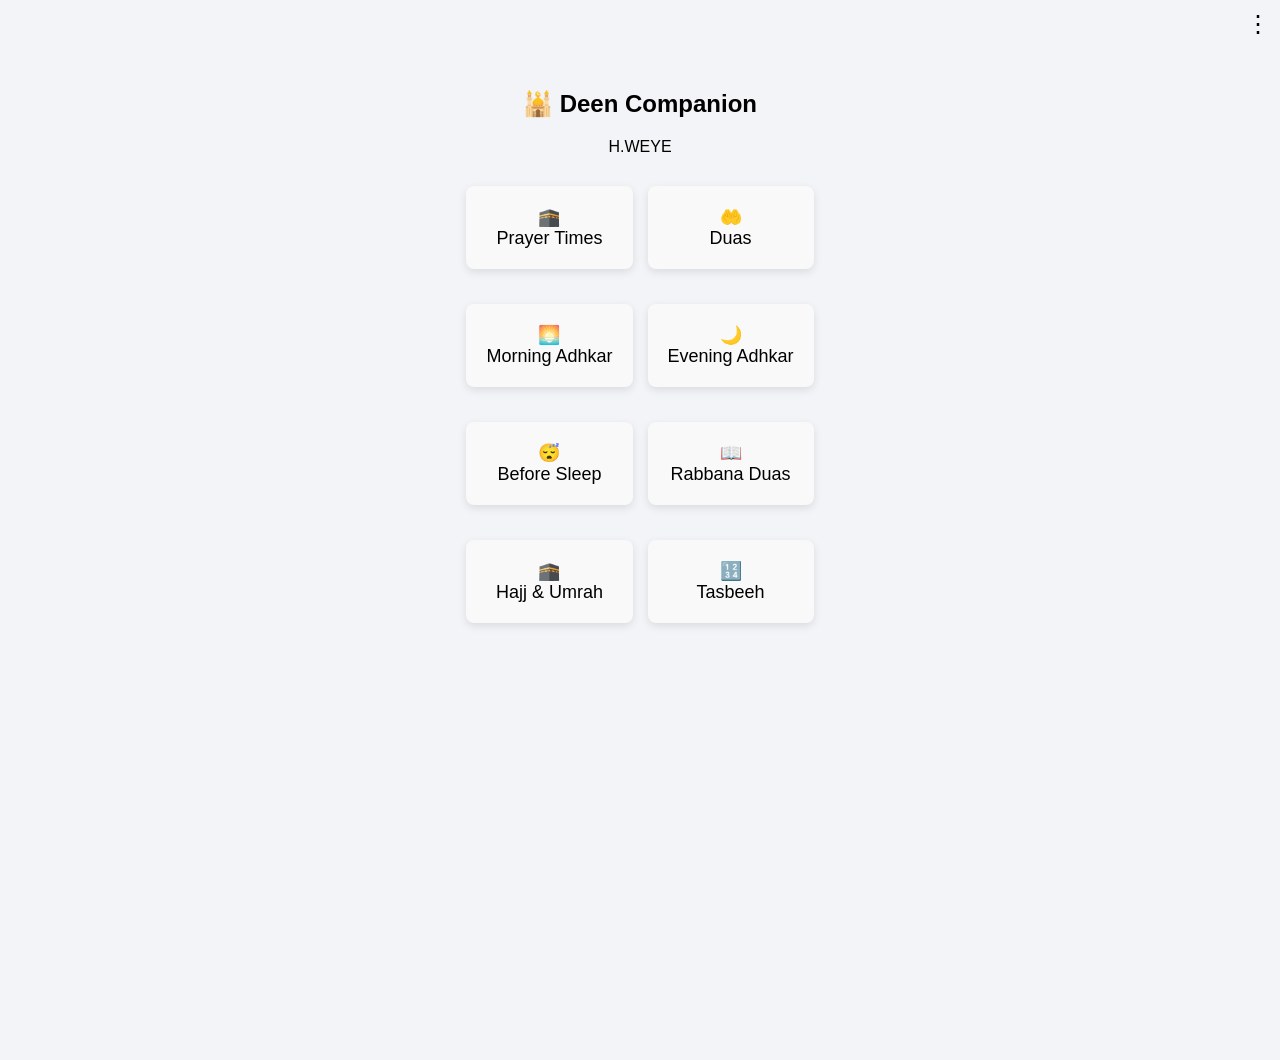
<file: index.html>
<!DOCTYPE html>
<html lang="en">
<head>
<meta charset="UTF-8">
<meta name="viewport" content="width=device-width, initial-scale=1.0">
<title>Deen Companion</title>
<link rel="stylesheet" href="style.css">
<style>
  body { margin: 0; font-family: Arial; }
  .menu-container { position: fixed; top: 10px; right: 10px; z-index: 1000; }
  .menu-icon { font-size: 24px; cursor: pointer; }
  .menu { display: none; position: absolute; right: 0; top: 30px; background: white; border: 1px solid #ccc; border-radius: 5px; min-width: 150px; box-shadow: 0 2px 8px rgba(0,0,0,0.2); }
  .menu a { display: block; padding: 10px; text-decoration: none; color: black; border-bottom: 1px solid #eee; }
  .menu a:last-child { border-bottom: none; }
  .menu a:hover { background: #f0f0f0; }
  .app { padding: 20px; margin-top: 50px; }
  .grid { display: grid; grid-template-columns: repeat(2, 1fr); gap: 15px; }
  .card { display: flex; justify-content: center; align-items: center; text-align: center; padding: 20px; background: #f9f9f9; border-radius: 8px; text-decoration: none; color: black; font-size: 18px; }
</style>
</head>
<body>

<div class="menu-container">
  <div class="menu-icon" onclick="toggleMenu()">⋮</div>
  <div id="dropdownMenu" class="menu">
    <a href="#" onclick="openSettings()">Settings</a>
    <a href="#" onclick="shareApp()">Share</a>
    <a href="https://yourwebsite.com" target="_blank">Website</a>
    <a href="#" onclick="rateApp()">Rate</a>
    <a href="about.html">About</a>
    <a href="help.html">Help</a>
  </div>
</div>

<div class="app" id="appContent">
  <h2>🕌 Deen Companion</h2>
   <p class="signature">H.WEYE</p>
  <div class="grid">
    <a href="prayer.html" class="card">🕋<br>Prayer Times</a>
    <a href="duas.html" class="card">🤲<br>Duas</a>
    <a href="morning.html" class="card">🌅<br>Morning Adhkar</a>
    <a href="evening.html" class="card">🌙<br>Evening Adhkar</a>
    <a href="sleep.html" class="card">😴<br>Before Sleep</a>
    <a href="rabbana.html" class="card">📖<br>Rabbana Duas</a>
    <a href="hajj.html" class="card">🕋<br>Hajj & Umrah</a>
    <a href="tasbeeh.html" class="card">🔢<br>Tasbeeh</a>
  </div>
</div>
<!-- SETTINGS PAGE -->
<div id="settingsPage" style="display:none; padding:20px;">
  <h2>⚙️ Settings</h2>

 <div class="container">

  <!-- Dark/Light Theme -->
  <div class="setting" onclick="toggleSection('themeSection')">
    <h3>🌙 Dark / Light Mode</h3>
  </div>
  <div id="themeSection" class="setting-content">
    <button onclick="setTheme('light')">Light Mode</button>
    <button onclick="setTheme('dark')">Dark Mode</button>
  </div>

  <!-- Reminders -->
  <div class="setting" onclick="toggleSection('reminderSection')">
    <h3>🔔 Reminders</h3>
  </div>
  <div id="reminderSection" class="setting-content">
    <div class="toggle-switch">
      <span>Morning Adhkar</span>
      <input type="checkbox" id="morningToggle">
    </div>
    <div class="toggle-switch">
      <span>Evening Adhkar</span>
      <input type="checkbox" id="eveningToggle">
    </div>
    <div class="toggle-switch">
      <span>Sleep Duas</span>
      <input type="checkbox" id="sleepToggle">
    </div>
  </div>

  <!-- Fonts -->
  <div class="setting" onclick="toggleSection('fontSection')">
    <h3>🔤 Fonts</h3>
  </div>
  <div id="fontSection" class="setting-content">
    <label>Font Size</label>
    <input type="range" id="fontSlider" min="14" max="24">
    <label>Font Style</label>
    <select id="fontStyle">
      <option value="Arial">Arial</option>
      <option value="Tahoma">Tahoma</option>
      <option value="Georgia">Georgia</option>
      <option value="Verdana">Verdana</option>
    </select>
  </div>

  <!-- Display -->
  <div class="setting" onclick="toggleSection('displaySection')">
    <h3>📱 Display Settings</h3>
  </div>
  <div id="displaySection" class="setting-content">
    <button onclick="showOldDuas()">Show Old Duas</button>
  </div>

  <!-- Contact -->
  <div class="setting" onclick="toggleSection('contactSection')">
    <h3>📩 Contact / Report Issue</h3>
  </div>
  <div id="contactSection" class="setting-content">
    <input type="text" id="name" placeholder="Your Name">
    <input type="email" id="email" placeholder="Your Email">
    <textarea id="issueDescription" placeholder="Describe issue"></textarea>
    <button onclick="submitIssue()">Submit</button>
  </div>

</div>

  <button onclick="goBack()">⬅ Back</button>
</div>

<script>
function toggleMenu() {
  const menu = document.getElementById("dropdownMenu");
  menu.style.display = (menu.style.display === "block") ? "none" : "block";
}

window.onclick = function(e) {
  if (!e.target.matches('.menu-icon')) {
    document.getElementById("dropdownMenu").style.display = "none";
  }
}

function shareApp() {
  const shareData = {
    title: 'Deen Companion',
    text: 'Check out this Islamic app 🕌',
    url: 'https://hananadanweye2-debug.github.io/deen-companion/' // use live URL
  };

  if (navigator.share) {
    navigator.share(shareData)
      .then(() => console.log('Shared successfully'))
      .catch((err) => console.log('Share cancelled', err));
  } else {
    // Fallback for desktop
    copyLinkFallback(shareData.url);
  }
}
function copyLinkFallback(url) {
  navigator.clipboard.writeText(url)
    .then(() => {
      alert("Link copied! You can now paste and share it 👍");
    })
    .catch(() => {
      alert("Copy failed. Please copy manually: " + url);
    });
}
function rateApp() {
  alert("Redirecting to app store for rating (replace with your link).");
  
}
function openSettings() {
  document.getElementById("appContent").style.display = "none";
  document.getElementById("settingsPage").style.display = "block";
}

function goBack() {
  document.getElementById("appContent").style.display = "block";
  document.getElementById("settingsPage").style.display = "none";
}
function toggleSection(id) {
  const section = document.getElementById(id);
  section.style.display = (section.style.display === "block") ? "none" : "block";
}

function setTheme(mode) {
  if (mode === "dark") {
    document.body.style.background = "#121212";
    document.body.style.color = "white";
  } else {
    document.body.style.background = "white";
    document.body.style.color = "black";
  }
}
</script>

</body>
</html>
</file>
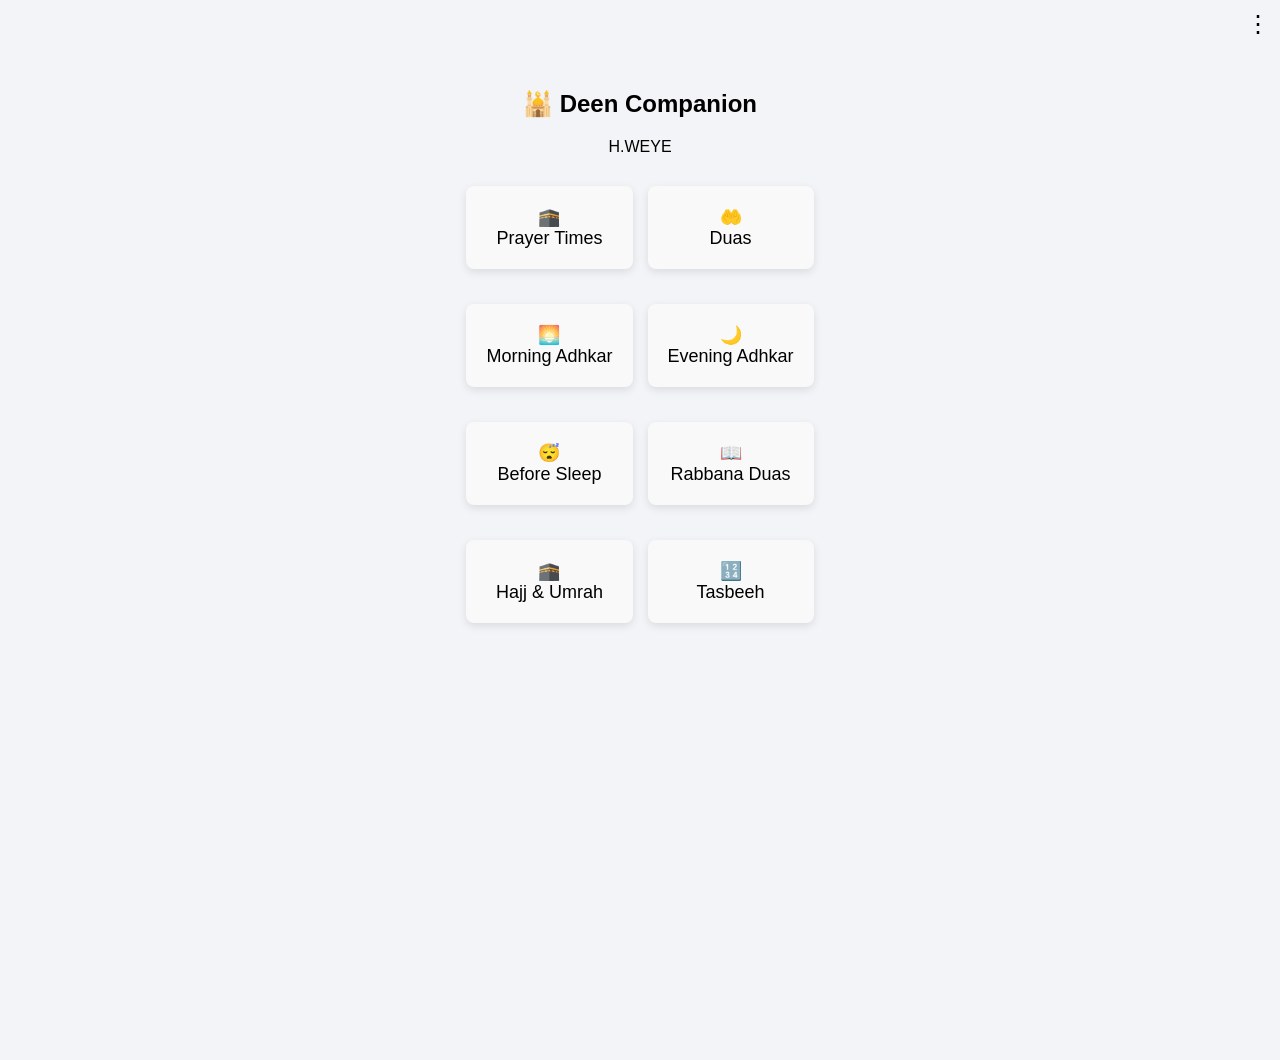
<file: PRAYERAPP/index.html>
<!DOCTYPE html>
<html lang="en">
<head>
<meta charset="UTF-8">
<meta name="viewport" content="width=device-width, initial-scale=1.0">
<title>Deen Companion</title>
<link rel="stylesheet" href="style.css">
<style>
  body { margin: 0; font-family: Arial; }
  .menu-container { position: fixed; top: 10px; right: 10px; z-index: 1000; }
  .menu-icon { font-size: 24px; cursor: pointer; }
  .menu { display: none; position: absolute; right: 0; top: 30px; background: white; border: 1px solid #ccc; border-radius: 5px; min-width: 150px; box-shadow: 0 2px 8px rgba(0,0,0,0.2); }
  .menu a { display: block; padding: 10px; text-decoration: none; color: black; border-bottom: 1px solid #eee; }
  .menu a:last-child { border-bottom: none; }
  .menu a:hover { background: #f0f0f0; }
  .app { padding: 20px; margin-top: 50px; }
  .grid { display: grid; grid-template-columns: repeat(2, 1fr); gap: 15px; }
  .card { display: flex; justify-content: center; align-items: center; text-align: center; padding: 20px; background: #f9f9f9; border-radius: 8px; text-decoration: none; color: black; font-size: 18px; }
</style>
</head>
<body>

<div class="menu-container">
  <div class="menu-icon" onclick="toggleMenu()">⋮</div>
  <div id="dropdownMenu" class="menu">
    <a href="#" onclick="openSettings()">Settings</a>
    <a href="#" onclick="shareApp()">Share</a>
    <a href="https://yourwebsite.com" target="_blank">Website</a>
    <a href="#" onclick="rateApp()">Rate</a>
    <a href="about.html">About</a>
    <a href="help.html">Help</a>
  </div>
</div>

<div class="app" id="appContent">
  <h2>🕌 Deen Companion</h2>
   <p class="signature">H.WEYE</p>
  <div class="grid">
    <a href="prayer.html" class="card">🕋<br>Prayer Times</a>
    <a href="duas.html" class="card">🤲<br>Duas</a>
    <a href="morning.html" class="card">🌅<br>Morning Adhkar</a>
    <a href="evening.html" class="card">🌙<br>Evening Adhkar</a>
    <a href="sleep.html" class="card">😴<br>Before Sleep</a>
    <a href="rabbana.html" class="card">📖<br>Rabbana Duas</a>
    <a href="hajj.html" class="card">🕋<br>Hajj & Umrah</a>
    <a href="tasbeeh.html" class="card">🔢<br>Tasbeeh</a>
  </div>
</div>
<!-- SETTINGS PAGE -->
<div id="settingsPage" style="display:none; padding:20px;">
  <h2>⚙️ Settings</h2>

 <div class="container">

  <!-- Dark/Light Theme -->
  <div class="setting" onclick="toggleSection('themeSection')">
    <h3>🌙 Dark / Light Mode</h3>
  </div>
  <div id="themeSection" class="setting-content">
    <button onclick="setTheme('light')">Light Mode</button>
    <button onclick="setTheme('dark')">Dark Mode</button>
  </div>

  <!-- Reminders -->
  <div class="setting" onclick="toggleSection('reminderSection')">
    <h3>🔔 Reminders</h3>
  </div>
  <div id="reminderSection" class="setting-content">
    <div class="toggle-switch">
      <span>Morning Adhkar</span>
      <input type="checkbox" id="morningToggle">
    </div>
    <div class="toggle-switch">
      <span>Evening Adhkar</span>
      <input type="checkbox" id="eveningToggle">
    </div>
    <div class="toggle-switch">
      <span>Sleep Duas</span>
      <input type="checkbox" id="sleepToggle">
    </div>
  </div>

  <!-- Fonts -->
  <div class="setting" onclick="toggleSection('fontSection')">
    <h3>🔤 Fonts</h3>
  </div>
  <div id="fontSection" class="setting-content">
    <label>Font Size</label>
    <input type="range" id="fontSlider" min="14" max="24">
    <label>Font Style</label>
    <select id="fontStyle">
      <option value="Arial">Arial</option>
      <option value="Tahoma">Tahoma</option>
      <option value="Georgia">Georgia</option>
      <option value="Verdana">Verdana</option>
    </select>
  </div>

  <!-- Display -->
  <div class="setting" onclick="toggleSection('displaySection')">
    <h3>📱 Display Settings</h3>
  </div>
  <div id="displaySection" class="setting-content">
    <button onclick="showOldDuas()">Show Old Duas</button>
  </div>

  <!-- Contact -->
  <div class="setting" onclick="toggleSection('contactSection')">
    <h3>📩 Contact / Report Issue</h3>
  </div>
  <div id="contactSection" class="setting-content">
    <input type="text" id="name" placeholder="Your Name">
    <input type="email" id="email" placeholder="Your Email">
    <textarea id="issueDescription" placeholder="Describe issue"></textarea>
    <button onclick="submitIssue()">Submit</button>
  </div>

</div>

  <button onclick="goBack()">⬅ Back</button>
</div>

<script>
function toggleMenu() {
  const menu = document.getElementById("dropdownMenu");
  menu.style.display = (menu.style.display === "block") ? "none" : "block";
}

window.onclick = function(e) {
  if (!e.target.matches('.menu-icon')) {
    document.getElementById("dropdownMenu").style.display = "none";
  }
}

function shareApp() {
  const shareData = {
    title: 'Deen Companion',
    text: 'Check out this Islamic app 🕌',
    url: 'https://hananadanweye2-debug.github.io/deen-companion/' // use live URL
  };

  if (navigator.share) {
    navigator.share(shareData)
      .then(() => console.log('Shared successfully'))
      .catch((err) => console.log('Share cancelled', err));
  } else {
    // Fallback for desktop
    copyLinkFallback(shareData.url);
  }
}
function copyLinkFallback(url) {
  navigator.clipboard.writeText(url)
    .then(() => {
      alert("Link copied! You can now paste and share it 👍");
    })
    .catch(() => {
      alert("Copy failed. Please copy manually: " + url);
    });
}
function rateApp() {
  alert("Redirecting to app store for rating (replace with your link).");
  
}
function openSettings() {
  document.getElementById("appContent").style.display = "none";
  document.getElementById("settingsPage").style.display = "block";
}

function goBack() {
  document.getElementById("appContent").style.display = "block";
  document.getElementById("settingsPage").style.display = "none";
}
function toggleSection(id) {
  const section = document.getElementById(id);
  section.style.display = (section.style.display === "block") ? "none" : "block";
}

function setTheme(mode) {
  if (mode === "dark") {
    document.body.style.background = "#121212";
    document.body.style.color = "white";
  } else {
    document.body.style.background = "white";
    document.body.style.color = "black";
  }
}
</script>

</body>
</html>
</file>
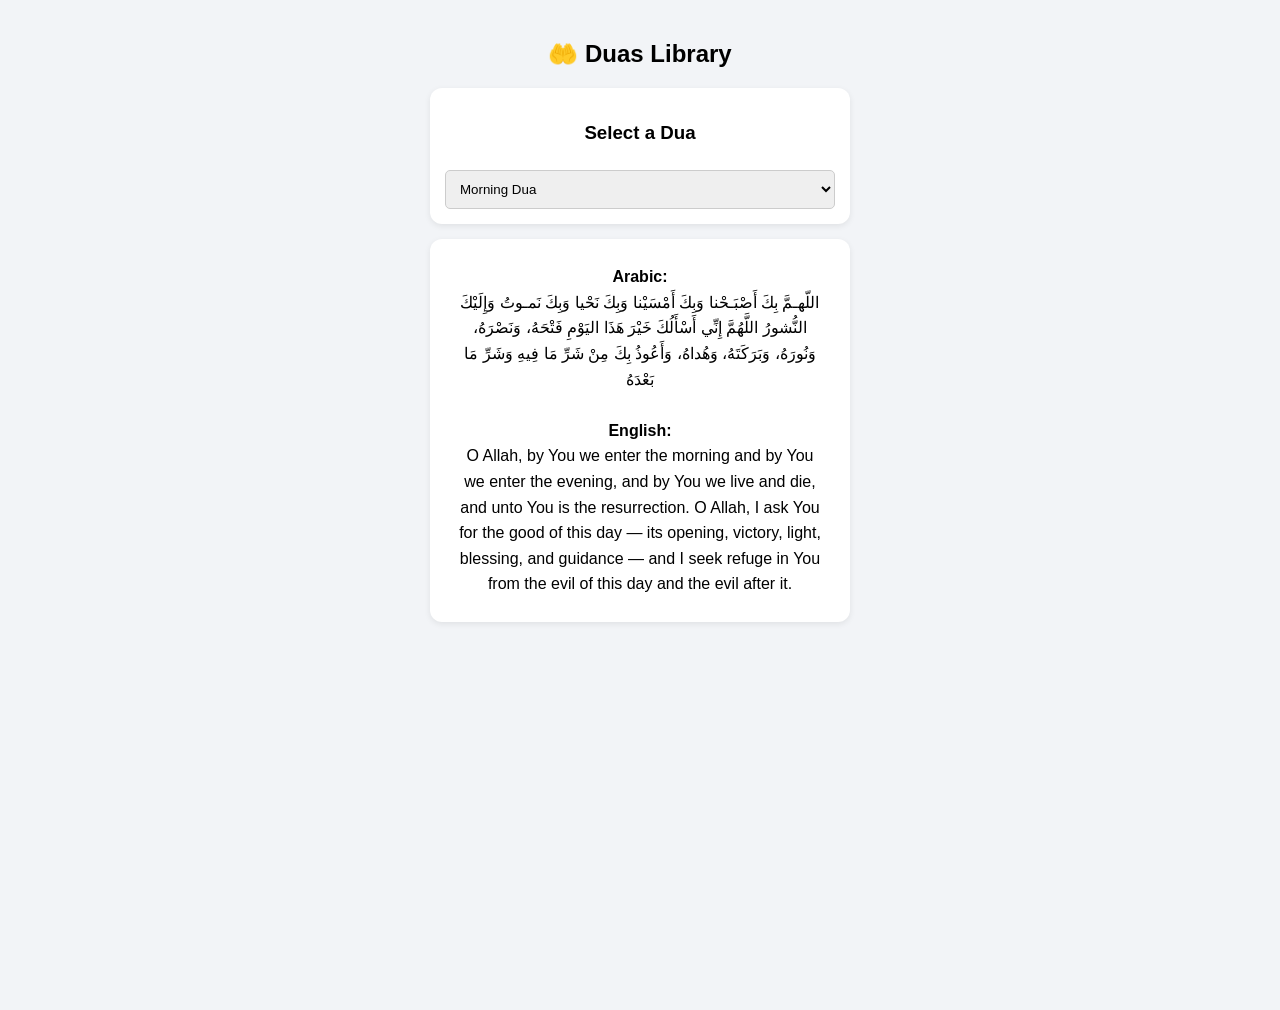
<file: duas.html>
<!DOCTYPE html>
<html lang="en">
<head>
<meta charset="UTF-8">
<meta name="viewport" content="width=device-width, initial-scale=1.0">
<title>Duas Library</title>
<link rel="stylesheet" href="style.css">
</head>
<body>

<div class="app">
<h2>🤲 Duas Library</h2>

<!-- Dua Selector -->
<div class="section">
  <h3>Select a Dua</h3>
  <select id="duaSelect" onchange="showDua()"></select>
</div>

<!-- Dua Display -->
<div class="section" id="duaDisplay">
  <div id="duaText" style="padding: 10px; line-height: 1.6; font-size: 16px;">
    Select a Dua from above
  </div>
</div>

</div>

<script>
const duaSelect = document.getElementById("duaSelect");
const duaText = document.getElementById("duaText");

// Full Dua Library
const duas = [
  ["Morning Dua",
   `اللّهـمَّ بِكَ أَصْبَـحْنا وَبِكَ أَمْسَيْنا وَبِكَ نَحْيا وَبِكَ نَمـوتُ وَإِلَيْكَ النُّشورُ
اللَّهُمَّ إِنِّي أَسْأَلُكَ خَيْرَ هَذَا اليَوْمِ فَتْحَهُ، وَنَصْرَهُ، وَنُورَهُ، وَبَرَكَتَهُ، وَهُداهُ، وَأَعُوذُ بِكَ مِنْ شَرِّ مَا فِيهِ وَشَرِّ مَا بَعْدَهُ`,
   `O Allah, by You we enter the morning and by You we enter the evening, and by You we live and die, and unto You is the resurrection.
O Allah, I ask You for the good of this day — its opening, victory, light, blessing, and guidance — and I seek refuge in You from the evil of this day and the evil after it.`],

  ["Evening Dua",
   `اللّهـمَّ بِكَ أَمْسَيْنا وَبِكَ أَصْبَحْنا وَبِكَ نَحْيا وَبِكَ نَموتُ وَإِلَيْكَ الْمَصيرُ
اللَّهُمَّ إِنِّي أَسْأَلُكَ خَيْرَ هَذِهِ اللَّيْلَةِ فَتْحَهَا، وَنَصْرَهَا، وَنُورَهَا، وَبَرَكَتَهَا، وَهُدَاهَا، وَأَعُوذُ بِكَ مِنْ شَرِّ مَا فِيهَا وَشَرِّ مَا بَعْدَهَا`,
   `O Allah, by You we enter the evening and by You we enter the morning, and by You we live and die, and to You is the return.
O Allah, I ask You for the good of this night — its opening, victory, light, blessing, and guidance — and I seek refuge with You from the evil of this night and the evil after it.`],

  ["Before Sleep",
   `بِاسْمِكَ اللَّهُمَّ أَمُوتُ وَأَحْيَا`,
   `In Your name, O Allah, I die and I live.`],

  ["Travel Dua",
   `سُبْحَانَ الَّذِي سَخَّرَ لَنَا هَذَا وَمَا كُنَّا لَهُ مُقْرِنِينَ وَإِنَّا إِلَى رَبِّنَا لَمُنْقَلِبُونَ`,
   `Glory be to Him who has subjected this (vehicle) to us, and we could never have it (by our efforts). And indeed, to our Lord we will return.`],

  ["Forgiveness",
   `رَبِّ اغْفِرْ لِي وَلِوَالِدَيَّ وَلِلْمُؤْمِنِينَ يَوْمَ يَقُومُ الْحِسَابُ`,
   `My Lord, forgive me, my parents, and the believers on the Day when the reckoning will be established.`],

  ["Seeking Guidance",
   `اهْدِنَا الصِّرَاطَ الْمُسْتَقِيمَ`,
   `Guide us to the Straight Path.`],

  ["Gratitude",
   `الْحَمْدُ لِلَّهِ رَبِّ الْعَالَمِينَ`,
   `All praise is due to Allah, Lord of the worlds.`],

  ["Protection from Evil",
   `أَعُوذُ بِاللَّهِ مِنَ الشَّيْطَانِ الرَّجِيمِ`,
   `I seek refuge with Allah from the accursed Satan.`],

  ["Health and Healing",
   `اللَّهُمَّ اشْفِ نَفْسِي وَشِفَاءَ جَمِيعِ الْمُؤْمِنِينَ`,
   `O Allah, heal my soul and the souls of all believers.`],

  ["Patience",
   `رَبَّنَا أَفْرِغْ عَلَيْنَا صَبْرًا وَتَوَفَّنَا مُسْلِمِينَ`,
   `Our Lord, pour upon us patience and cause us to die as Muslims.`]
];
// Populate the dropdown
duas.forEach((d, i) => {
  let option = document.createElement("option");
  option.value = i;
  option.textContent = d[0];
  duaSelect.appendChild(option);
});

// Show selected Dua
window.showDua = function(){
  const index = duaSelect.value || 0;
  const d = duas[index];
  duaText.innerHTML = `<b>Arabic:</b><br>${d[1]}<br><br><b>English:</b><br>${d[2]}`;
}

showDua();

// Optional: schedule notifications (demo)
function scheduleDuaNotifications(duas) {
  duas.forEach((d, i) => {
    setTimeout(() => {
      if(Notification.permission === "granted") {
        new Notification(`Dua Reminder: ${d[0]}`, { body: d[2] });
      }
    }, i * 60000); // demo: 1 min apart
  });
}

// Request notification permission
if ("Notification" in window) {
  Notification.requestPermission().then(permission => {
    if (permission === "granted") {
      scheduleDuaNotifications(duas);
    }
  });
}

</script>
</body>
</html>
</file>
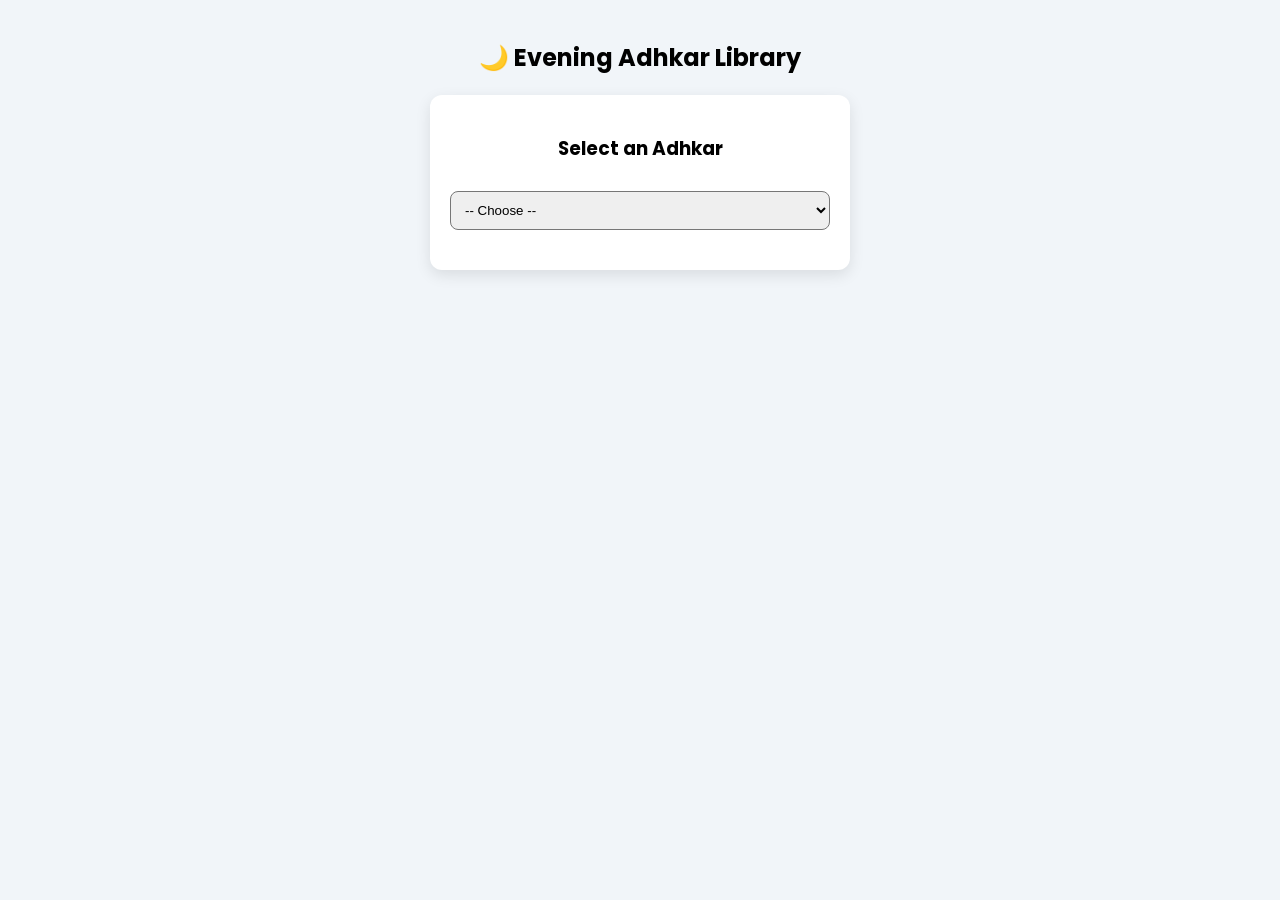
<file: evening.html>
<!DOCTYPE html>
<html lang="en">
<head>
<meta charset="UTF-8">
<meta name="viewport" content="width=device-width, initial-scale=1.0">
<title>Evening Adhkar</title>

<!-- Google Fonts -->
<link href="https://fonts.googleapis.com/css2?family=Poppins:wght@400;600&family=Amiri&display=swap" rel="stylesheet">

<style>
body {
    font-family: 'Poppins', Arial, sans-serif;
    background: #f1f5f9;
    margin: 0;
}

.container {
    max-width: 420px;
    margin: 40px auto;
    text-align: center;
}

.card {
    background: white;
    padding: 20px;
    border-radius: 12px;
    box-shadow: 0 5px 15px rgba(0,0,0,0.1);
}

select {
    width: 100%;
    padding: 10px;
    border-radius: 8px;
    margin-top: 10px;
}

.result {
    margin-top: 20px;
    text-align: left;
}

.arabic {
    font-size: 20px;
    direction: rtl;
    margin-bottom: 10px;
}

.translation {
    font-size: 14px;
    color: #555;
    margin-bottom: 15px;
}
</style>
</head>

<body>

<div class="container">
  <h2>🌙 Evening Adhkar Library</h2>

  <div class="card">
    <h3>Select an Adhkar</h3>

    <select onchange="showAdhkar(this.value)">
      <option value="">-- Choose --</option>
      <option value="entry">Evening Entry</option>
      <option value="ikhlas">3 Quls (Protection)</option>
      <option value="kursi">Ayat al-Kursi</option>
      <option value="protection">Protection Duas</option>
      <option value="forgiveness">Forgiveness</option>
      <option value="gratitude">Gratitude</option>
    </select>

    <div id="result" class="result"></div>
  </div>
</div>

<script>
function showAdhkar(value) {
  let content = "";

  if (value === "entry") {
    content = `
    <div class="arabic">
    أَمْسَيْنَا وَأَمْسَى الْمُلْكُ لِلَّهِ، وَالْحَمْدُ لِلَّهِ، لَا إِلَهَ إِلَّا اللَّهُ وَحْدَهُ لَا شَرِيكَ لَهُ،
    لَهُ الْمُلْكُ وَلَهُ الْحَمْدُ وَهُوَ عَلَى كُلِّ شَيْءٍ قَدِيرٌ،
    رَبِّ أَسْأَلُكَ خَيْرَ مَا فِي هَذِهِ اللَّيْلَةِ وَخَيْرَ مَا بَعْدَهَا،
    وَأَعُوذُ بِكَ مِنْ شَرِّ مَا فِي هَذِهِ اللَّيْلَةِ وَشَرِّ مَا بَعْدَهَا،
    رَبِّ أَعُوذُ بِكَ مِنَ الْكَسَلِ وَسُوءِ الْكِبَرِ،
    رَبِّ أَعُوذُ بِكَ مِنْ عَذَابٍ فِي النَّارِ وَعَذَابٍ فِي الْقَبْرِ
    </div>
    <div class="translation">
    We have reached the evening and all sovereignty belongs to Allah. All praise is due to Allah.
    None has the right to be worshipped except Allah alone, without partner.
    To Him belongs the dominion and praise, and He is over all things capable.
    My Lord, I ask You for the good of this night and what follows it,
    and I seek refuge in You from the evil of this night and what follows it.
    My Lord, I seek refuge in You from laziness and bad old age,
    and I seek refuge in You from punishment in the Fire and punishment in the grave.
    </div>
    `;
  }

  else if (value === "ikhlas") {
    content = `
    <div class="arabic">
    قُلْ هُوَ اللَّهُ أَحَدٌ، اللَّهُ الصَّمَدُ،
    لَمْ يَلِدْ وَلَمْ يُولَدْ، وَلَمْ يَكُن لَّهُ كُفُوًا أَحَدٌ
    </div>
    <div class="translation">Surah Al-Ikhlas (Recite 3 times)</div>

    <div class="arabic">
    قُلْ أَعُوذُ بِرَبِّ الْفَلَقِ، مِن شَرِّ مَا خَلَقَ،
    وَمِن شَرِّ غَاسِقٍ إِذَا وَقَبَ،
    وَمِن شَرِّ النَّفَّاثَاتِ فِي الْعُقَدِ،
    وَمِن شَرِّ حَاسِدٍ إِذَا حَسَدَ
    </div>
    <div class="translation">Surah Al-Falaq (3 times)</div>

    <div class="arabic">
    قُلْ أَعُوذُ بِرَبِّ النَّاسِ، مَلِكِ النَّاسِ،
    إِلَٰهِ النَّاسِ، مِن شَرِّ الْوَسْوَاسِ الْخَنَّاسِ،
    الَّذِي يُوَسْوِسُ فِي صُدُورِ النَّاسِ،
    مِنَ الْجِنَّةِ وَالنَّاسِ
    </div>
    <div class="translation">Surah An-Nas (3 times)</div>
    `;
  }

  else if (value === "kursi") {
    content = `
    <div class="arabic">
    اللَّهُ لَا إِلَٰهَ إِلَّا هُوَ الْحَيُّ الْقَيُّومُ،
    لَا تَأْخُذُهُ سِنَةٌ وَلَا نَوْمٌ،
    لَّهُ مَا فِي السَّمَاوَاتِ وَمَا فِي الْأَرْضِ،
    مَن ذَا الَّذِي يَشْفَعُ عِندَهُ إِلَّا بِإِذْنِهِ،
    يَعْلَمُ مَا بَيْنَ أَيْدِيهِمْ وَمَا خَلْفَهُمْ،
    وَلَا يُحِيطُونَ بِشَيْءٍ مِّنْ عِلْمِهِ إِلَّا بِمَا شَاءَ،
    وَسِعَ كُرْسِيُّهُ السَّمَاوَاتِ وَالْأَرْضَ،
    وَلَا يَئُودُهُ حِفْظُهُمَا،
    وَهُوَ الْعَلِيُّ الْعَظِيمُ
    </div>
    <div class="translation">
    Ayat al-Kursi — Recite once for protection through the night.
    </div>
    `;
  }

  else if (value === "protection") {
    content = `
    <div class="arabic">
    بِسْمِ اللَّهِ الَّذِي لَا يَضُرُّ مَعَ اسْمِهِ شَيْءٌ فِي الْأَرْضِ وَلَا فِي السَّمَاءِ،
    وَهُوَ السَّمِيعُ الْعَلِيمُ
    </div>
    <div class="translation">In the name of Allah, with whose name nothing can harm. (3 times)</div>

    <div class="arabic">
    أَعُوذُ بِكَلِمَاتِ اللَّهِ التَّامَّاتِ مِن شَرِّ مَا خَلَقَ
    </div>
    <div class="translation">I seek refuge in the perfect words of Allah from what He created. (3 times)</div>
    `;
  }

  else if (value === "forgiveness") {
    content = `
    <div class="arabic">
    اللّهُمَّ أَنْتَ رَبِّي لا إِلَهَ إِلاَّ أَنْتَ،
    خَلَقْتَنِي وَأَنَا عَبْدُكَ،
    وَأَنَا عَلَى عَهْدِكَ وَوَعْدِكَ مَا اسْتَطَعْتُ،
    أَعُوذُ بِكَ مِنْ شَرِّ مَا صَنَعْتُ،
    أَبُوءُ لَكَ بِنِعْمَتِكَ عَلَيَّ،
    وَأَبُوءُ بِذَنْبِي فَاغْفِرْ لِي،
    فَإِنَّهُ لا يَغْفِرُ الذُّنُوبَ إِلاَّ أَنْتَ
    </div>
    <div class="translation">
    O Allah, You are my Lord, none has the right to be worshipped except You.
    You created me and I am Your servant...
    so forgive me, for none forgives sins except You.
    </div>
    `;
  }

  else if (value === "gratitude") {
    content = `
    <div class="arabic">
    اللّهُمَّ مَا أَمْسَى بِي مِنْ نِعْمَةٍ أَوْ بِأَحَدٍ مِنْ خَلْقِكَ،
    فَمِنْكَ وَحْدَكَ لَا شَرِيكَ لَكَ،
    فَلَكَ الْحَمْدُ وَلَكَ الشُّكْرُ
    </div>
    <div class="translation">
    O Allah, whatever blessing I or any of Your creation have received this evening,
    it is from You alone, without partner.
    So for You is all praise and thanks.
    </div>
    `;
  }

  document.getElementById("result").innerHTML = content;
}
</script>

</body>
</html>
</file>
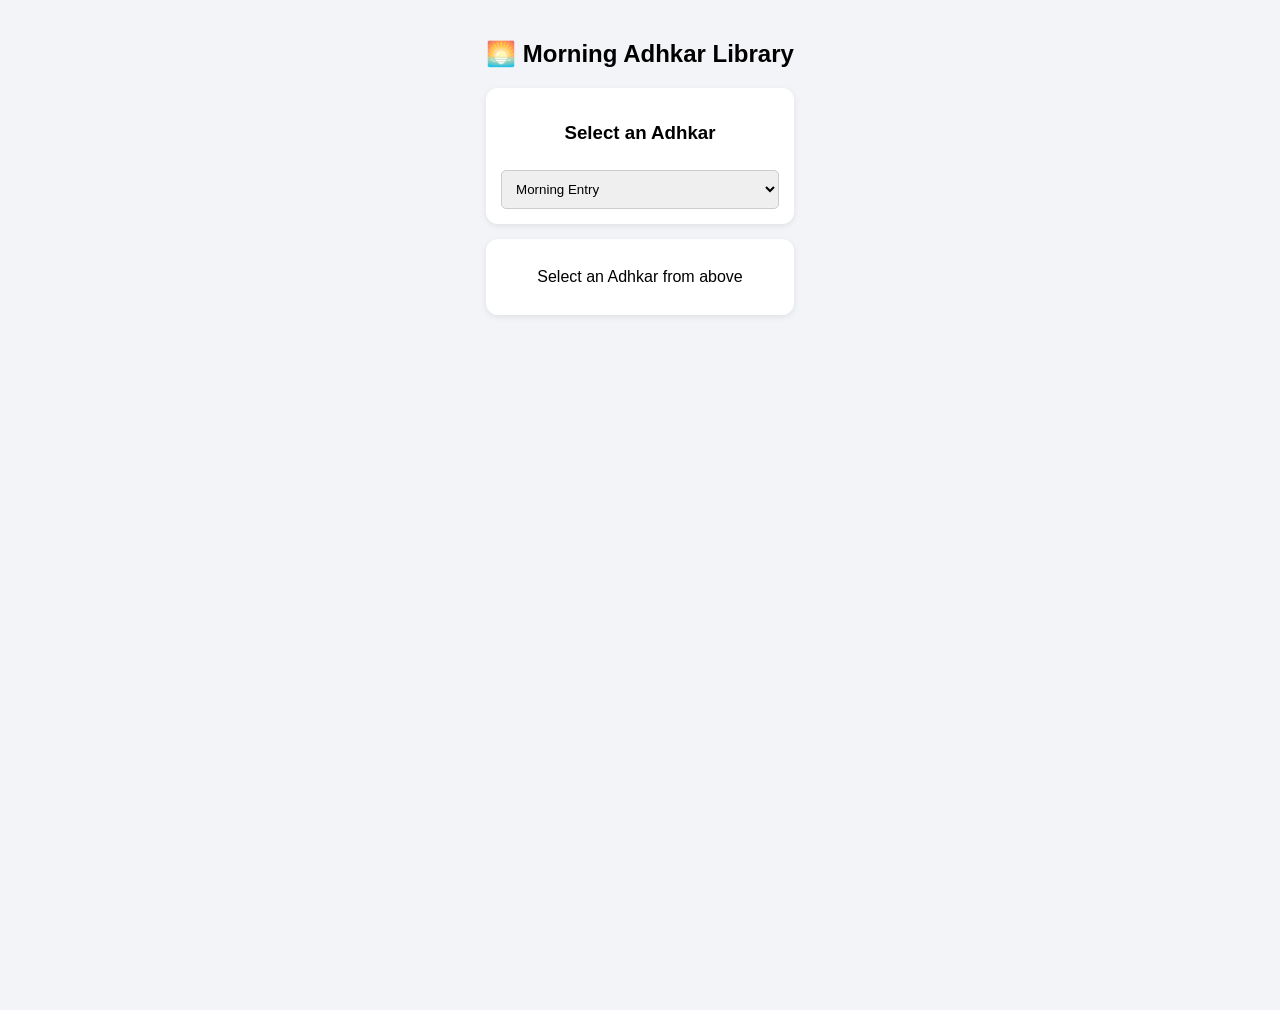
<file: morning.html>
<!DOCTYPE html>
<html lang="en">
<head>
<meta charset="UTF-8">
<meta name="viewport" content="width=device-width, initial-scale=1.0">
<title>Morning Adhkar</title>
<link rel="stylesheet" href="style.css">
</head>
<body>

<div class="app">
<h2>🌅 Morning Adhkar Library</h2>

<!-- Adhkar Selector -->
<div class="section">
  <h3>Select an Adhkar</h3>
  <select id="adhkarSelect" onchange="showAdhkar()"></select>
</div>

<!-- Adhkar Display -->
<div class="section" id="adhkarDisplay">
  <div id="adhkarText" style="padding: 10px; line-height: 1.6; font-size: 16px;">
    Select an Adhkar from above
  </div>
</div>

</div>

<script>
const adhkarSelect = document.getElementById("adhkarSelect");
const adhkarText = document.getElementById("adhkarText");

// Morning Adhkar: [Title, Arabic, English]
const morningAdhkar = [
  ["Morning Entry", 
   "أَصْبَحْنَا وَأَصْبَحَ الْمُلْكُ لِلَّهِ", 
   "We have entered the morning and the entire dominion belongs to Allah."],

  ["Declaration of Faith", 
   "اللّهُمَّ أَنْتَ رَبِّي لا إِلَهَ إِلَّا أَنْتَ", 
   "O Allah, You are my Lord, none has the right to be worshipped except You."],

  ["Seeking Refuge", 
   "اللّهُمَّ أَعُوذُ بِكَ مِنَ الْكُفْرِ وَالْفَقْر", 
   "O Allah, I seek refuge in You from disbelief and poverty."],

  ["Testifying in the Morning", 
   "اللّهُمَّ إِنِّي أَصْبَحْتُ أُشْهِدُكَ وَأُشْهِدُ حَمَلَةَ عَرْشِكَ", 
   "O Allah, I enter the morning testifying You and the bearers of Your Throne."],

  ["Glorifying Allah", 
   "سُبْحَانَ اللهِ وَالْحَمْدُ لِلَّهِ وَلَا إِلَهَ إِلَّا اللَّهُ وَاللّهُ أَكْبَرُ", 
   "Glory be to Allah, all praise is for Allah, there is no god but Allah, and Allah is the Greatest."],

  ["Blessed Morning", 
   "اللّهُمَّ اجعل صباحي هذا مباركًا", 
   "O Allah, make this morning blessed."],

  ["Protection from Evil", 
   "رَبِّ أَعُوذُ بِكَ مِنْ شَرِّ نَفْسِي وَمِنْ شَرِّ كُلِّ دَابَّةٍ", 
   "My Lord, I seek refuge in You from the evil of my soul and the evil of every creature."],

  ["Gratitude and Contentment", 
   "اللّهُمَّ اجعل قلوبنا شاكرةً ونفوسنا راضيةً", 
   "O Allah, make our hearts grateful and our souls content."]
];

// Populate dropdown
morningAdhkar.forEach((a, i) => {
  const option = document.createElement("option");
  option.value = i;
  option.textContent = a[0]; // show title in dropdown
  adhkarSelect.appendChild(option);
});

// Show selected Adhkar below
window.showAdhkar = function() {
  const index = adhkarSelect.value || 0;
  const a = morningAdhkar[index];
  adhkarText.innerHTML = `
    <b>Arabic:</b><br>${a[1]}<br><br>
    <b>English:</b><br>${a[2]}
  `;
}
</script>

</body>
</html>
</file>
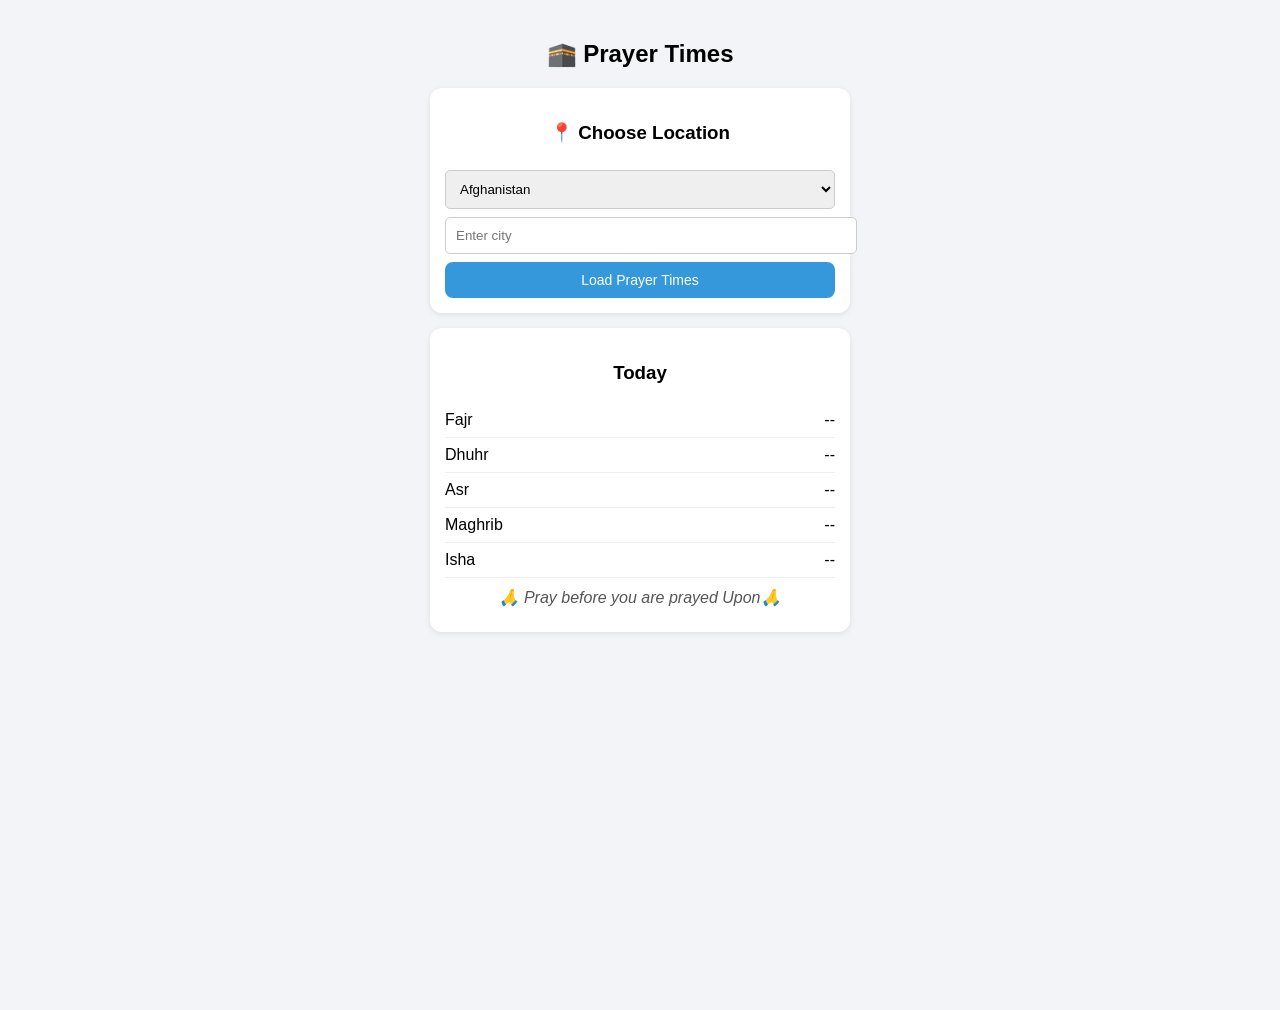
<file: prayer.html>
<!DOCTYPE html>
<html lang="en">
<head>
<meta charset="UTF-8">
<meta name="viewport" content="width=device-width, initial-scale=1.0">
<title>Prayer Times</title>
<link rel="stylesheet" href="style.css">
</head>

<body>

<div class="app">

<h2>🕋 Prayer Times</h2>

<!-- LOCATION -->
<div class="section">
  <h3>📍 Choose Location</h3>

  <select id="country"></select>
  <input type="text" id="city" placeholder="Enter city">

  <button onclick="getPrayerTimes()">Load Prayer Times</button>
</div>

<!-- PRAYER TIMES -->
<div class="section">
  <h3>Today</h3>

  <div class="prayer"><span>Fajr</span><span id="fajr">--</span></div>
  <div class="prayer"><span>Dhuhr</span><span id="dhuhr">--</span></div>
  <div class="prayer"><span>Asr</span><span id="asr">--</span></div>
  <div class="prayer"><span>Maghrib</span><span id="maghrib">--</span></div>
  <div class="prayer"><span>Isha</span><span id="isha">--</span></div>

   <div class="prayer-quote" style="margin: 10px 0; font-style: italic; color: #555; text-align: center;">
    🙏 Pray before you are prayed Upon🙏
  </div>
</div>

<script>
/* COUNTRY LIST */
const countrySelect = document.getElementById("country");

const fallbackCountries = [
  "Afghanistan","Albania","Algeria","Australia","Bangladesh",
  "Brazil","Canada","China","Egypt","France","Germany",
  "India","Indonesia","Italy","Japan","Kenya","Malaysia",
  "Morocco","Nigeria","Pakistan","Qatar","Saudi Arabia",
  "South Africa","Turkey","UAE","UK","USA"
];

fetch("https://restcountries.com/v3.1/all")
.then(res => res.json())
.then(data => {
  countrySelect.innerHTML = "";

  data.sort((a,b)=>a.name.common.localeCompare(b.name.common));

  data.forEach(c => {
    let opt = document.createElement("option");
    opt.value = c.name.common;
    opt.textContent = c.name.common;
    countrySelect.appendChild(opt);
  });
})
.catch(() => {
  // fallback if API fails
  fallbackCountries.forEach(c => {
    let opt = document.createElement("option");
    opt.value = c;
    opt.textContent = c;
    countrySelect.appendChild(opt);
  });
});

/* PRAYER TIMES */
function getPrayerTimes(){
  const city = document.getElementById("city").value;
  const country = countrySelect.value;

  if(!city){
    alert("Enter city");
    return;
  }

  fetch(`https://api.aladhan.com/v1/timingsByCity?city=${city}&country=${country}&method=2`)
  .then(res => res.json())
  .then(data => {
    const t = data.data.timings;

    document.getElementById("fajr").textContent = t.Fajr;
    document.getElementById("dhuhr").textContent = t.Dhuhr;
    document.getElementById("asr").textContent = t.Asr;
    document.getElementById("maghrib").textContent = t.Maghrib;
    document.getElementById("isha").textContent = t.Isha;
  });
}
</script>

</body>
</html>
</file>
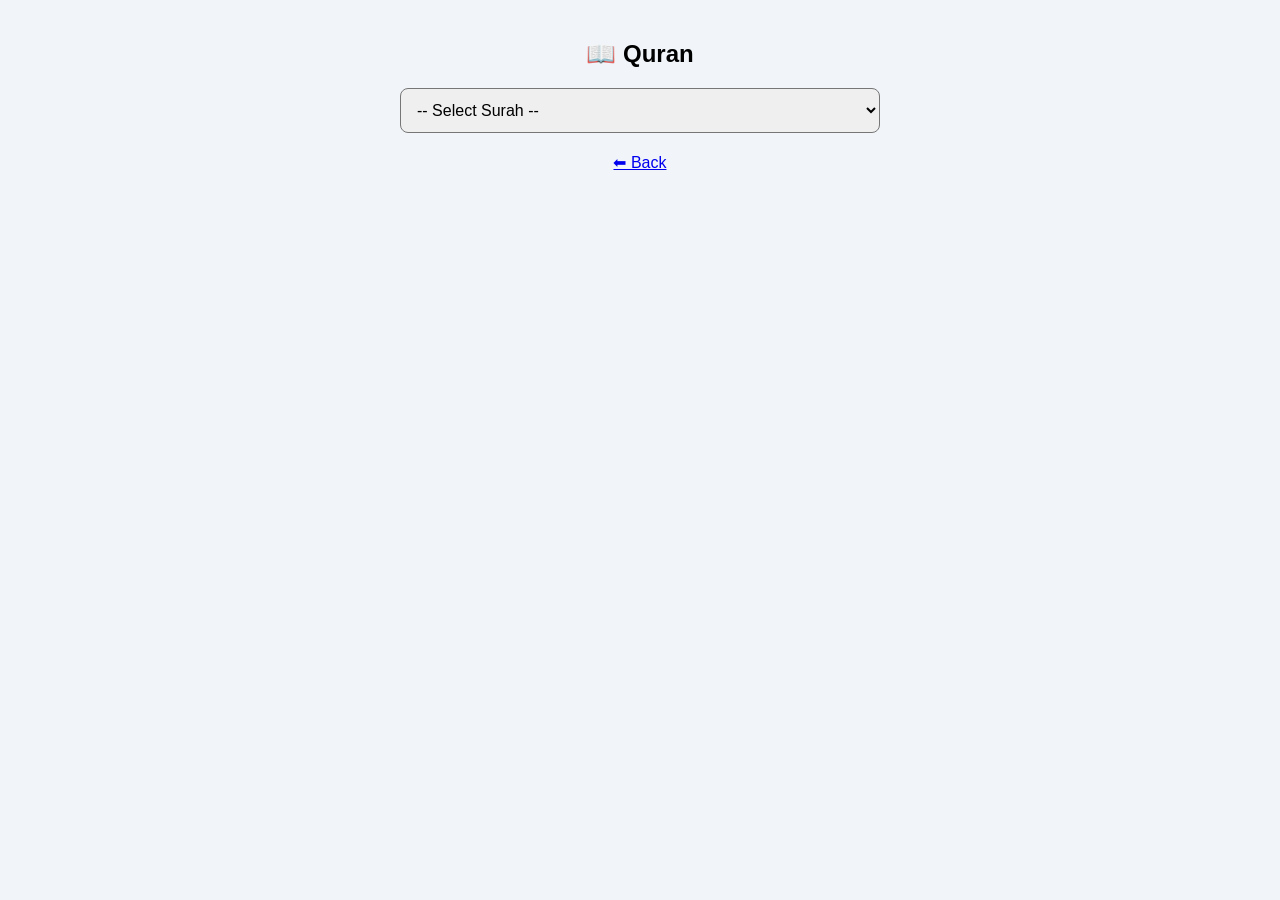
<file: quran.html>
<!DOCTYPE html>
<html lang="en">
<head>
<meta charset="UTF-8">
<meta name="viewport" content="width=device-width, initial-scale=1.0">
<title>Quran App</title>

<style>
body {
    font-family: Arial, sans-serif;
    background: #f1f5f9;
    margin: 0;
    padding: 0;
    text-align: center;
}

.container {
    max-width: 480px;
    margin: 40px auto;
}

h2 {
    margin-bottom: 20px;
}

.select-surah {
    width: 100%;
    padding: 12px;
    border-radius: 8px;
    font-size: 16px;
    margin-bottom: 20px;
}

.card {
    background: white;
    padding: 15px;
    margin: 10px 0;
    border-radius: 12px;
    box-shadow: 0 5px 15px rgba(0,0,0,0.1);
    text-align: left;
}

.arabic {
    font-size: 20px;
    direction: rtl;
    margin-bottom: 10px;
}

.translation {
    font-size: 14px;
    color: #555;
}
</style>
</head>

<body>

<div class="container">
    <h2>📖 Quran</h2>

    <select class="select-surah" onchange="showSurah(this.value)">
        <option value="">-- Select Surah --</option>
        <option value="fatiha">Al-Fatiha</option>
        <option value="ikhlas">Al-Ikhlas</option>
        <option value="falaq">Al-Falaq</option>
        <option value="nas">An-Nas</option>
        <option value="baqarah-last2">Al-Baqarah Last 2 Verses</option>
    </select>

    <div id="result"></div>

    <a href="index.html">⬅ Back</a>
</div>

<script>
function showSurah(value) {
    let content = "";

    if (value === "fatiha") {
        content = `
        <div class="card">
            <div class="arabic">
            بِسْمِ اللَّهِ الرَّحْمَٰنِ الرَّحِيمِ
            الْحَمْدُ لِلَّهِ رَبِّ الْعَالَمِينَ
            الرَّحْمَٰنِ الرَّحِيمِ
            مَالِكِ يَوْمِ الدِّينِ
            إِيَّاكَ نَعْبُدُ وَإِيَّاكَ نَسْتَعِينُ
            اهْدِنَا الصِّرَاطَ الْمُسْتَقِيمَ
            صِرَاطَ الَّذِينَ أَنْعَمْتَ عَلَيْهِمْ غَيْرِ الْمَغْضُوبِ عَلَيْهِمْ وَلَا الضَّالِّينَ
            </div>
            <div class="translation">
            In the name of Allah, the Most Gracious, the Most Merciful.
            Praise be to Allah, Lord of the worlds.
            The Most Gracious, the Most Merciful.
            Master of the Day of Judgment.
            You alone we worship; You alone we ask for help.
            Guide us on the straight path.
            The path of those upon whom You have bestowed favor, not of those who have earned Your anger, nor of those who go astray.
            </div>
        </div>`;
    }

    else if (value === "ikhlas") {
        content = `
        <div class="card">
            <div class="arabic">
            قُلْ هُوَ اللَّهُ أَحَدٌ
            اللَّهُ الصَّمَدُ
            لَمْ يَلِدْ وَلَمْ يُولَدْ
            وَلَمْ يَكُن لَّهُ كُفُوًا أَحَدٌ
            </div>
            <div class="translation">
            Say, He is Allah, [Who is] One,
            Allah, the Eternal Refuge.
            He neither begets nor is born,
            Nor is there to Him any equivalent.
            </div>
        </div>`;
    }

    else if (value === "falaq") {
        content = `
        <div class="card">
            <div class="arabic">
            قُلْ أَعُوذُ بِرَبِّ الْفَلَقِ
            مِن شَرِّ مَا خَلَقَ
            وَمِن شَرِّ غَاسِقٍ إِذَا وَقَبَ
            وَمِن شَرِّ النَّفَّاثَاتِ فِي الْعُقَدِ
            وَمِن شَرِّ حَاسِدٍ إِذَا حَسَدَ
            </div>
            <div class="translation">
            Say, I seek refuge in the Lord of daybreak,
            From the evil of what He created,
            And from the evil of darkness when it settles,
            And from the evil of the blowers in knots,
            And from the evil of an envier when he envies.
            </div>
        </div>`;
    }

    else if (value === "nas") {
        content = `
        <div class="card">
            <div class="arabic">
            قُلْ أَعُوذُ بِرَبِّ النَّاسِ
            مَلِكِ النَّاسِ
            إِلَٰهِ النَّاسِ
            مِن شَرِّ الْوَسْوَاسِ الْخَنَّاسِ
            الَّذِي يُوَسْوِسُ فِي صُدُورِ النَّاسِ
            مِنَ الْجِنَّةِ وَالنَّاسِ
            </div>
            <div class="translation">
            Say, I seek refuge in the Lord of mankind,
            The Sovereign of mankind,
            The God of mankind,
            From the evil of the whisperer who withdraws,
            Who whispers in the breasts of mankind,
            Among jinn and mankind.
            </div>
        </div>`;
    }

    else if (value === "baqarah-last2") {
        content = `
        <div class="card">
            <div class="arabic">
            آمَنَ الرَّسُولُ بِمَا أُنزِلَ إِلَيْهِ مِن رَّبِّهِ وَالْمُؤْمِنُونَ
            كُلٌّ آمَنَ بِاللَّهِ وَمَلَائِكَتِهِ وَكُتُبِهِ وَرُسُلِهِ
            لَا نُفَرِّقُ بَيْنَ أَحَدٍ مِّن رُّسُلِهِ
            وَقَالُوا سَمِعْنَا وَأَطَعْنَا
            غُفْرَانَكَ رَبَّنَا وَإِلَيْكَ الْمَصِيرُ

            لَا يُكَلِّفُ اللَّهُ نَفْسًا إِلَّا وُسْعَهَا
            لَهَا مَا كَسَبَتْ وَعَلَيْهَا مَا اكْتَسَبَتْ
            رَبَّنَا لَا تُؤَاخِذْنَا إِن نَّسِينَا أَوْ أَخْطَأْنَا
            رَبَّنَا وَلَا تَحْمِلْ عَلَيْنَا إِصْرًا كَمَا حَمَلْتَهُ عَلَى الَّذِينَ مِن قَبْلِنَا
            رَبَّنَا وَلَا تُحَمِّلْنَا مَا لَا طَاقَةَ لَنَا بِهِ
            وَاعْفُ عَنَّا وَاغْفِرْ لَنَا وَارْحَمْنَا
            أَنتَ مَوْلَانَا فَانصُرْنَا عَلَى الْقَوْمِ الْكَافِرِينَ
            </div>
            <div class="translation">
            The Messenger has believed in what was revealed to him from his Lord, and the believers too.
            Each of them believes in Allah, His angels, His books, and His messengers.
            We make no distinction between any of His messengers.
            They say: "We hear and obey; forgive us, our Lord, and to You is the final return."
            Allah does not burden a soul beyond that it can bear.
            For it is what it earned and upon it is what it committed.
            Our Lord, do not take us to task if we forget or make a mistake.
            Our Lord, do not burden us as You did those before us.
            Pardon us, forgive us, and have mercy upon us.
            You are our Protector, so help us against the disbelieving people.
            </div>
        </div>`;
    }

    document.getElementById("result").innerHTML = content;
}
</script>

</body>
</html>
</file>
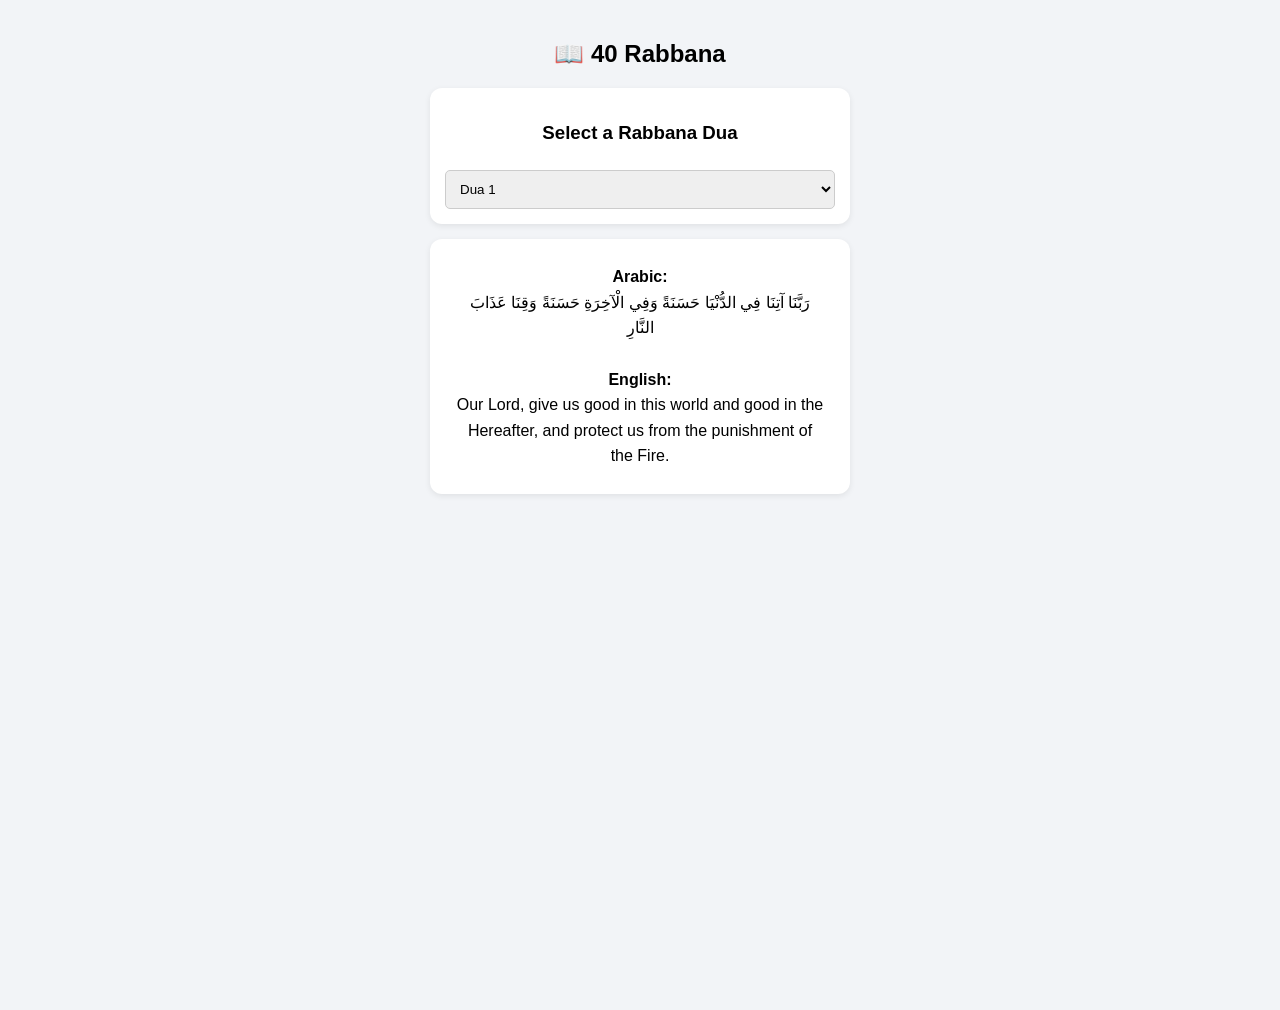
<file: rabbana.html>
<!DOCTYPE html>
<html lang="en">
<head>
<meta charset="UTF-8" />
<meta name="viewport" content="width=device-width, initial-scale=1" />
<title>40 Rabbana</title>
<link rel="stylesheet" href="style.css" />
</head>
<body>

<div class="app">
  <h2>📖 40 Rabbana</h2>

  <div class="section">
    <h3>Select a Rabbana Dua</h3>
    <select id="rabbanaSelect" onchange="showRabbana()"></select>
  </div>

  <div class="section" id="rabbanaDisplay">
    <div id="rabbanaText" style="padding: 10px; line-height: 1.6; font-size: 16px;">
      Select a Dua from above
    </div>
  </div>
</div>

<script>
// Your Rabbana duas data here
const rabbanaDuas = [
["رَبَّنَا آتِنَا فِي الدُّنْيَا حَسَنَةً وَفِي الْآخِرَةِ حَسَنَةً وَقِنَا عَذَابَ النَّارِ",
 "Our Lord, give us good in this world and good in the Hereafter, and protect us from the punishment of the Fire."],

["رَبَّنَا لَا تُزِغْ قُلُوبَنَا بَعْدَ إِذْ هَدَيْتَنَا وَهَبْ لَنَا مِن لَدُنْكَ رَحْمَةً إِنَّكَ أَنْتَ الْوَهَّابُ",
 "Our Lord, do not let our hearts deviate after You have guided us, and grant us mercy from Yourself. Indeed, You are the Bestower."],

["رَبَّنَا اغْفِرْ لَنَا ذُنُوبَنَا وَإِسْرَافَنَا فِي أَمْرِنَا وَثَبِّتْ أَقْدَامَنَا وَانْصُرْنَا عَلَى الْقَوْمِ الْكَافِرِينَ",
 "Our Lord, forgive us our sins and excesses, make firm our feet, and help us against the disbelieving people."],

["رَبَّنَا أَفْرِغْ عَلَيْنَا صَبْرًا وَتَوَفَّنَا مُسْلِمِينَ",
 "Our Lord, pour patience upon us and let us die as Muslims."],

["رَبَّنَا لَا تُؤَاخِذْنَا إِن نَّسِينَا أَوْ أَخْطَأْنَا",
 "Our Lord, do not punish us if we forget or make mistakes."],

["رَبَّنَا وَلَا تَحْمِلْ عَلَيْنَا إِصْرًا كَمَا حَمَلْتَهُ عَلَى الَّذِينَ مِن قَبْلِنَا",
 "Our Lord, do not place upon us a burden like that which You placed on those before us."],

["رَبَّنَا وَلَا تُحَمِّلْنَا مَا لَا طَاقَةَ لَنَا بِهِ وَاعْفُ عَنَّا وَاغْفِرْ لَنَا وَارْحَمْنَا",
 "Our Lord, do not burden us with what we cannot bear; forgive us, pardon us, and have mercy on us."],

["رَبَّنَا أَجِرْنَا مِنَ النَّارِ",
 "Our Lord, save us from the Fire."],

["رَبَّنَا لَا تُخْزِنَا يَوْمَ الْقِيَامَةِ",
 "Our Lord, do not disgrace us on the Day of Resurrection."],

["رَبَّنَا آمَنَّا فَاغْفِرْ لَنَا وَارْحَمْنَا وَأَنْتَ خَيْرُ الرَّاحِمِينَ",
 "Our Lord, we have believed, so forgive us and have mercy upon us. You are the best of the merciful."],

["رَبَّنَا وَاجْعَلْنَا مُسْلِمَيْنِ لَكَ وَمِنْ ذُرِّيَّتِنَا أُمَّةً مُسْلِمَةً لَكَ",
 "Our Lord, make us submissive to You and from our offspring a Muslim nation devoted to You."],

["رَبَّنَا وَاجْعَلْنَا مُهْتَدِينَ وَاجْعَلْنَا مِنَ الْمُفْلِحِينَ",
 "Our Lord, make us guided and among the successful."],

["رَبَّنَا لَا تَجْعَلْنَا فِتْنَةً لِلَّذِينَ كَفَرُوا وَاغْفِرْ لَنَا",
 "Our Lord, do not make us a trial for the disbelievers and forgive us."],

["رَبَّنَا اصْرِفْ عَنَّا عَذَابَ جَهَنَّمَ إِنَّ عَذَابَهَا كَانَ غَرَامًا",
 "Our Lord, turn away from us the punishment of Hell; indeed its punishment is severe."],

["رَبَّنَا لاَ تَجْعَلْنَا مَعَ الظَّالِمِينَ",
 "Our Lord, do not place us with the wrongdoers."],

["رَبَّنَا اجْعَلْنَا لِلْمُتَّقِينَ إِمَامًا",
 "Our Lord, make us leaders for the righteous."],

["رَبَّنَا اغْفِرْ لَنَا وَلِإِخْوَانِنَا الَّذِينَ سَبَقُونَا بِالإِيمَانِ",
 "Our Lord, forgive us and our brothers who preceded us in faith."],

["رَبَّنَا أَنزِلْ عَلَيْنَا مَائِدَةً مِّنَ السَّمَاء",
 "Our Lord, send down to us a table [spread with food] from heaven."],

["رَبَّنَا اغْفِرْ لِي وَلِوَالِدَيَّ وَلِلْمُؤْمِنِينَ",
 "Our Lord, forgive me, my parents, and all the believers."],

["رَبَّنَا آتِنَا مِن لَدُنْكَ رَحْمَةً وَهَيِّئْ لَنَا مِنْ أَمْرِنَا رَشَدًا",
 "Our Lord, grant us mercy from Yourself and guide us in our affairs."],

["رَبَّنَا تَقَبَّلْ دُعَاءَنَا",
 "Our Lord, accept our supplication."],

["رَبَّنَا صَلِّ عَلَى مُحَمَّدٍ وَآلِهِ",
 "Our Lord, send blessings upon Muhammad and his family."],

["رَبَّنَا اجْمَعْ بَيْنَا وَبَيْنَ أَزْوَاجِنَا وَذُرِّيَّاتِنَا فِي الْجَنَّةِ",
 "Our Lord, unite us with our spouses and offspring in Paradise."],

["رَبَّنَا آمَنَّا بِمَا أَنْزَلْتَ وَاتَّبَعْنَا الرَّسُولَ فَاغْفِرْ لَنَا",
 "Our Lord, we believe in what You revealed and follow the Messenger, so forgive us."],

["رَبَّنَا إِنَّكَ جَامِعُ النَّاسِ لِيَوْمٍ لَا رَيْبَ فِيهِ",
 "Our Lord, indeed You will gather the people for a Day about which there is no doubt."],

["رَبَّنَا وَاجْمَعْنَا فِي الْجَنَّةِ",
 "Our Lord, unite us in Paradise."],

["رَبَّنَا فَاصْرِفْ عَنَّا سُوءَ الْعَمَلِ",
 "Our Lord, turn away from us the evil of deeds."],

["رَبَّنَا اغْفِرْ لَنَا وَارْحَمْنَا وَأَنْتَ خَيْرُ الرَّاحِمِينَ",
 "Our Lord, forgive us, have mercy upon us, and You are the best of the merciful."],

["رَبَّنَا أَجِرْنَا مِنَ الْكُفَّارِ وَالظَّالِمِينَ",
 "Our Lord, protect us from the disbelievers and wrongdoers."],

["رَبَّنَا أَخْرِجْنَا مِنَ الظُّلُمَاتِ إِلَى النُّورِ",
 "Our Lord, take us out of darkness into light."],

["رَبَّنَا رَبَّنَا اغْفِرْ لَنَا وَتُبْ عَلَيْنَا إِنَّكَ أَنْتَ التَّوَّابُ الرَّحِيمُ",
 "Our Lord, forgive us and accept our repentance; indeed You are the Accepter of Repentance, the Merciful."],

["رَبَّنَا اجْعَلْنَا مِنَ الصَّالِحِينَ",
 "Our Lord, make us among the righteous."],

["رَبَّنَا تَبَارَكْتَ وَتَعَالَيْتَ",
 "Our Lord, You are Blessed and Exalted."],

["رَبَّنَا هَبْ لَنَا مِنْ أَزْوَاجِنَا وَذُرِّيَّاتِنَا قُرَّةَ أَعْيُنٍ وَاجْعَلْنَا لِلْمُتَّقِينَ إِمَامًا",
 "Our Lord, grant us from our spouses and offspring comfort for the eyes and make us leaders for the righteous."],

["رَبَّنَا اغْفِرْ لَنَا وَلِوَالِدِينَا وَلِلْمُؤْمِنِينَ وَالْمُؤْمِنَاتِ",
 "Our Lord, forgive us, our parents, all believing men and women."],

["رَبَّنَا إِنَّكَ رَؤُوفٌ رَحِيمٌ",
 "Our Lord, indeed You are Kind and Merciful."],

["رَبَّنَا إِنَّكَ الْحَكِيمُ الْعَظِيمُ",
 "Our Lord, indeed You are Wise and Great."],

["رَبَّنَا آتِنَا حُسْنَ الْخَاتِمَةِ وَاغْفِرْ لَنَا ذُنُوبَنَا",
 "Our Lord, grant us a good ending and forgive our sins."]

 ["رَبَّنَا اجعل قلوبنا خاشعة لذكرك",
 "Our Lord, make our hearts humble and devoted to Your remembrance."],

["رَبَّنَا اجعل أعمالنا خالصة لوجهك الكريم",
 "Our Lord, make our deeds sincere for Your Noble Face alone."]
 
 ["رَبَّنَا اجعلنا من الذين يستمعون القول فيتبعون أحسنه",
 "Our Lord, make us among those who listen to the words and follow the best of them."]
 
];
// Populate dropdown
const rabbanaSelect = document.getElementById("rabbanaSelect");
const rabbanaText = document.getElementById("rabbanaText");

rabbanaDuas.forEach((d, i) => {
  const option = document.createElement("option");
  option.value = i;
  option.textContent = `Dua ${i+1}`;
  rabbanaSelect.appendChild(option);
});

function showRabbana() {
  const index = rabbanaSelect.value || 0;
  const dua = rabbanaDuas[index];
  rabbanaText.innerHTML = `<b>Arabic:</b><br>${dua[0]}<br><br><b>English:</b><br>${dua[1]}`;
}

// Show first dua by default
showRabbana();
</script>

</body>
</html>
</file>
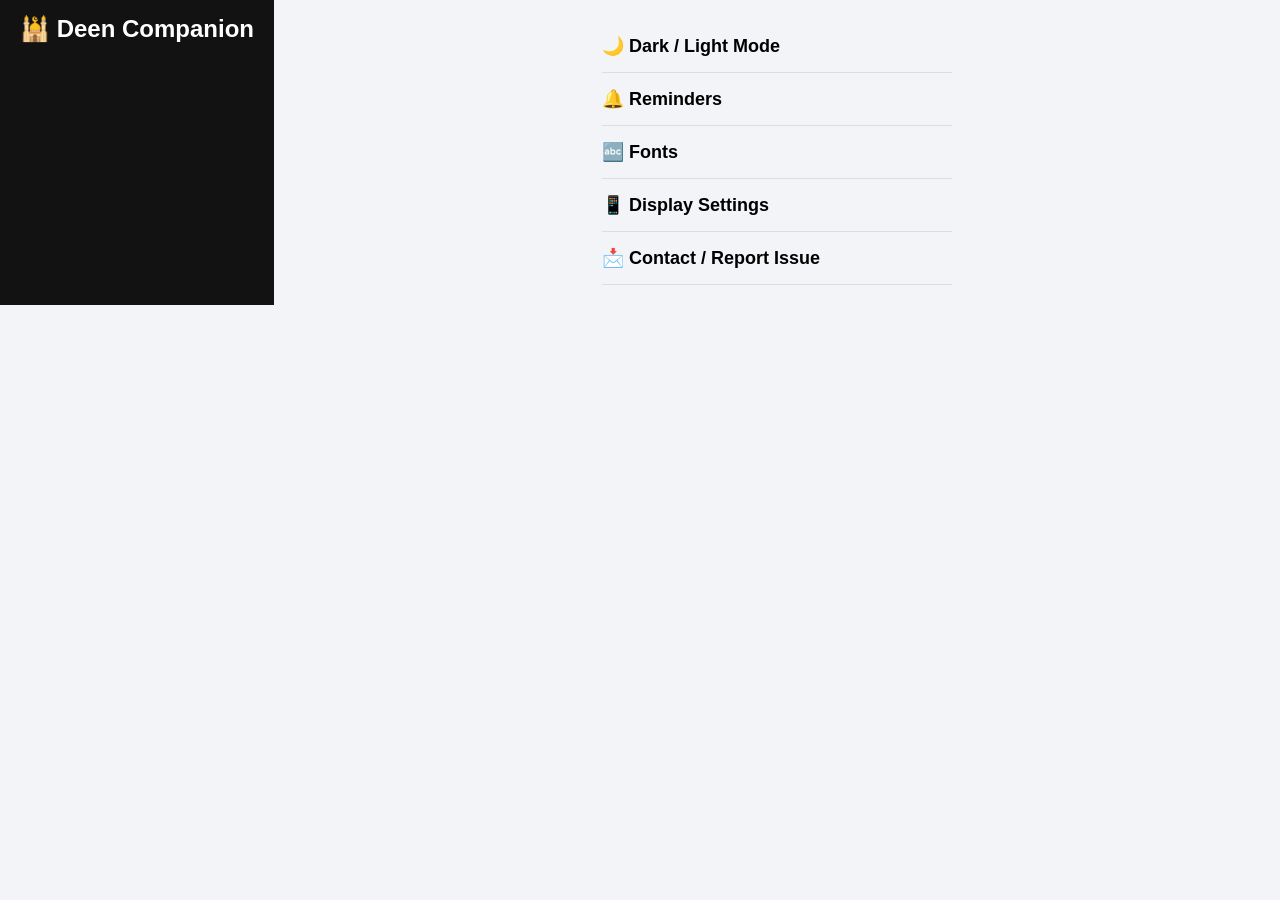
<file: settings.html>
<!DOCTYPE html>
<html lang="en">
<head>
<meta charset="UTF-8">
<meta name="viewport" content="width=device-width, initial-scale=1.0">
<title>Settings - Deen Companion</title>
<link rel="stylesheet" href="style.css">
<style>
body { font-family: Arial, sans-serif; margin: 0; padding: 0; }
header { padding: 15px 20px; background: #121212; color: white; text-align: center; }
header h2 { margin: 0; }
header p.signature { font-size: 14px; color: #ccc; margin-top: 5px; }
.container { padding: 20px; max-width: 600px; margin: auto; }
.setting { border-bottom: 1px solid #ddd; padding: 15px 0; cursor: pointer; }
.setting h3 { margin: 0; font-size: 18px; display: inline-block; }
.setting-content { display: none; padding-top: 10px; }
button, select, input[type="range"], input[type="text"], input[type="email"], textarea {
  padding: 5px; margin-top: 5px; width: 100%; box-sizing: border-box; border-radius: 5px; border: 1px solid #ccc;
}
textarea { resize: vertical; height: 80px; }
.toggle-switch { display: flex; justify-content: space-between; align-items: center; margin-top: 10px; }
</style>
</head>

<body>

<header>
  <h2>🕌 Deen Companion</h2>

</header>

<div class="container">

  <!-- Dark/Light Theme -->
  <div class="setting" onclick="toggleSection('themeSection')">
    <h3>🌙 Dark / Light Mode</h3>
  </div>
  <div id="themeSection" class="setting-content">
    <button onclick="setTheme('light')">Light Mode</button>
    <button onclick="setTheme('dark')">Dark Mode</button>
  </div>

  <!-- Reminders -->
  <div class="setting" onclick="toggleSection('reminderSection')">
    <h3>🔔 Reminders</h3>
  </div>
  <div id="reminderSection" class="setting-content">
    <div class="toggle-switch">
      <span>Morning Adhkar</span>
      <input type="checkbox" id="morningToggle">
    </div>
    <div class="toggle-switch">
      <span>Evening Adhkar</span>
      <input type="checkbox" id="eveningToggle">
    </div>
    <div class="toggle-switch">
      <span>Sleep Duas</span>
      <input type="checkbox" id="sleepToggle">
    </div>
  </div>

  <!-- Fonts -->
  <div class="setting" onclick="toggleSection('fontSection')">
    <h3>🔤 Fonts</h3>
  </div>
  <div id="fontSection" class="setting-content">
    <label>Font Size</label>
    <input type="range" id="fontSlider" min="14" max="24">
    <label>Font Style</label>
    <select id="fontStyle">
      <option value="Arial">Arial</option>
      <option value="Tahoma">Tahoma</option>
      <option value="Georgia">Georgia</option>
      <option value="Verdana">Verdana</option>
    </select>
  </div>

  <!-- Display -->
  <div class="setting" onclick="toggleSection('displaySection')">
    <h3>📱 Display Settings</h3>
  </div>
  <div id="displaySection" class="setting-content">
    <button onclick="showOldDuas()">Show Old Duas</button>
  </div>

  <!-- Contact / Report Issue -->
  <div class="setting" onclick="toggleSection('contactSection')">
    <h3>📩 Contact / Report Issue</h3>
  </div>
  <div id="contactSection" class="setting-content">
    <input type="text" id="name" placeholder="Your Name">
    <input type="email" id="email" placeholder="Your Email">
    <select id="issueType">
      <option>Duas</option>
      <option>40 Rabbana Duas</option>
      <option>Hajj & Umrah</option>
      <option>Other</option>
    </select>
    <input type="text" id="duaUrl" placeholder="Dua Number or URL">
    <textarea id="issueDescription" placeholder="Please provide full details of mistakes or errors with good English"></textarea>
    <button onclick="submitIssue()">Submit</button>
  </div>

</div>

<script>
// Toggle sections
function toggleSection(id) {
  const section = document.getElementById(id);
  section.style.display = (section.style.display === "block") ? "none" : "block";
}

// Dark/Light theme
function setTheme(mode) {
  if (mode === "dark") {
    document.body.style.background = "#121212";
    document.body.style.color = "white";
  } else {
    document.body.style.background = "white";
    document.body.style.color = "black";
  }
}

// Font size
document.getElementById("fontSlider").addEventListener("input", function() {
  document.body.style.fontSize = this.value + "px";
});

// Font style
document.getElementById("fontStyle").addEventListener("change", function() {
  document.body.style.fontFamily = this.value;
});

// Show old duas
function showOldDuas() {
  alert("Old Duas feature coming soon");
}

// Report Issue
function submitIssue() {
  const name = document.getElementById("name").value;
  const email = document.getElementById("email").value;
  const issueType = document.getElementById("issueType").value;
  const duaUrl = document.getElementById("duaUrl").value;
  const description = document.getElementById("issueDescription").value;

  if (!name || !email || !description) {
    alert("Please fill all required fields!");
    return;
  }

  alert(`Report submitted!\nName: ${name}\nEmail: ${email}\nType: ${issueType}\nDua URL/Number: ${duaUrl}\nDescription: ${description}`);
}

// Reminder toggles
document.getElementById("morningToggle").addEventListener("change", function() {
  alert(this.checked ? "Morning Adhkar ON" : "OFF");
});
document.getElementById("eveningToggle").addEventListener("change", function() {
  alert(this.checked ? "Evening Adhkar ON" : "OFF");
});
document.getElementById("sleepToggle").addEventListener("change", function() {
  alert(this.checked ? "Sleep Duas ON" : "OFF");
});
</script>

</body>
</html>
</file>
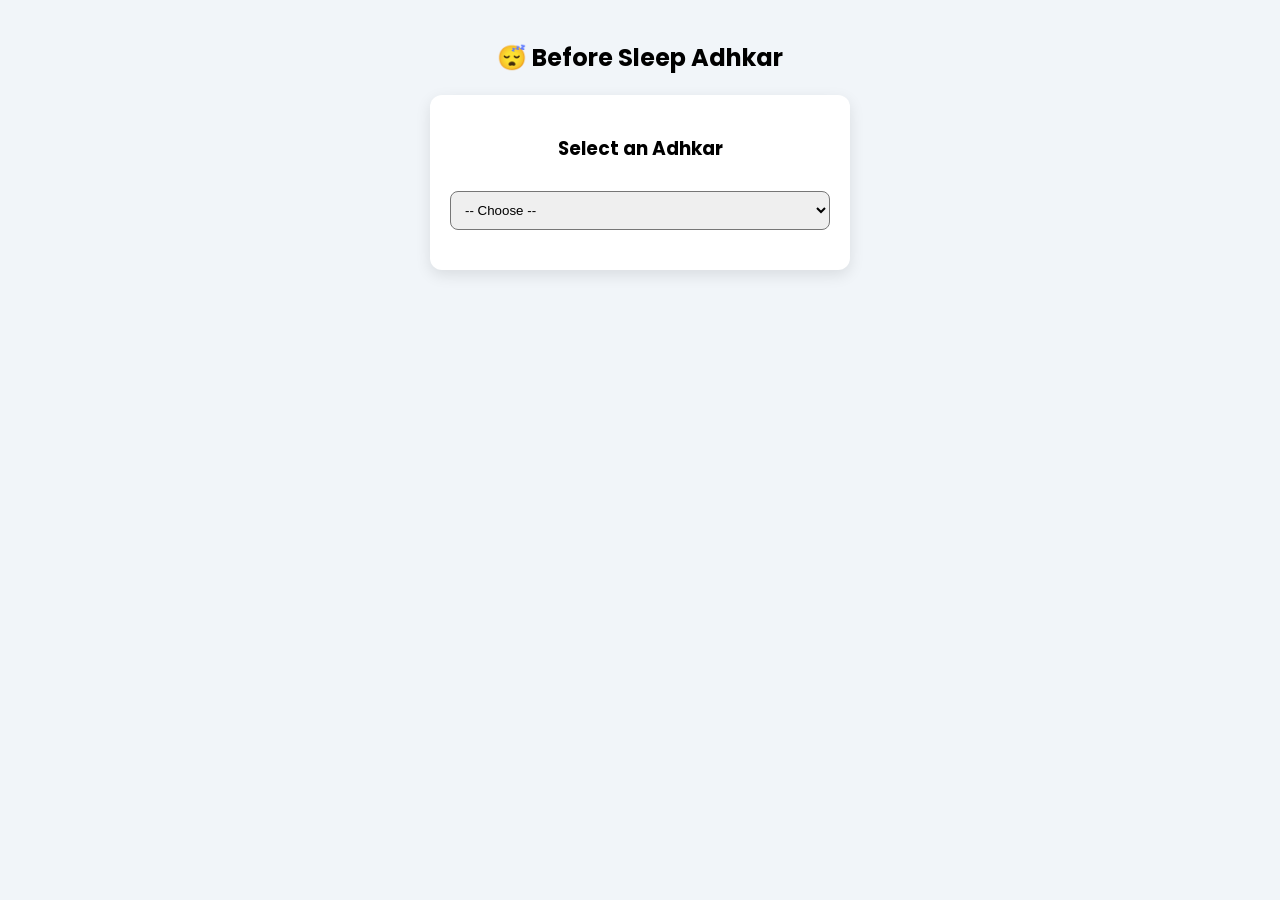
<file: sleep.html>
<!DOCTYPE html>
<html lang="en">
<head>
<meta charset="UTF-8">
<meta name="viewport" content="width=device-width, initial-scale=1.0">
<title>Before Sleep Adhkar</title>

<!-- Google Fonts -->
<link href="https://fonts.googleapis.com/css2?family=Poppins:wght@400;600&family=Amiri&display=swap" rel="stylesheet">
<style>
body {
    font-family: 'Poppins', Arial, sans-serif;
    background: #f1f5f9;
    margin: 0;
}

.container {
    max-width: 420px;
    margin: 40px auto;
    text-align: center;
}

.card {
    background: white;
    padding: 20px;
    border-radius: 12px;
    box-shadow: 0 5px 15px rgba(0,0,0,0.1);
}

select {
    width: 100%;
    padding: 10px;
    border-radius: 8px;
    margin-top: 10px;
}

.result {
    margin-top: 20px;
    text-align: left;
}

.arabic {
    font-size: 20px;
    direction: rtl;
    margin-bottom: 10px;
}

.translation {
    font-size: 14px;
    color: #555;
    margin-bottom: 15px;
}
</style>
</head>

<body>

<div class="container">
  <h2>😴 Before Sleep Adhkar</h2>

  <div class="card">
    <h3>Select an Adhkar</h3>

    <select onchange="showAdhkar(this.value)">
      <option value="">-- Choose --</option>
      <option value="entry">Sleeping Dua</option>
      <option value="kursi">Ayat al-Kursi</option>
      <option value="quls">3 Quls</option>
      <option value="last2">Last 2 Verses of Baqarah</option>
      <option value="tasbeeh">Tasbeeh Before Sleep</option>
      <option value="protection">Protection Dua</option>
    </select>

    <div id="result" class="result"></div>
  </div>
</div>

<script>
function showAdhkar(value) {
  let content = "";

  if (value === "entry") {
    content = `
    <div class="arabic">
    بِاسْمِكَ اللَّهُمَّ أَمُوتُ وَأَحْيَا
    </div>
    <div class="translation">
    In Your name, O Allah, I die and I live.
    </div>
    `;
  }

  else if (value === "kursi") {
    content = `
    <div class="arabic">
    اللَّهُ لَا إِلَٰهَ إِلَّا هُوَ الْحَيُّ الْقَيُّومُ،
    لَا تَأْخُذُهُ سِنَةٌ وَلَا نَوْمٌ،
    لَّهُ مَا فِي السَّمَاوَاتِ وَمَا فِي الْأَرْضِ،
    مَن ذَا الَّذِي يَشْفَعُ عِندَهُ إِلَّا بِإِذْنِهِ،
    يَعْلَمُ مَا بَيْنَ أَيْدِيهِمْ وَمَا خَلْفَهُمْ،
    وَلَا يُحِيطُونَ بِشَيْءٍ مِّنْ عِلْمِهِ إِلَّا بِمَا شَاءَ،
    وَسِعَ كُرْسِيُّهُ السَّمَاوَاتِ وَالْأَرْضَ،
    وَلَا يَئُودُهُ حِفْظُهُمَا،
    وَهُوَ الْعَلِيُّ الْعَظِيمُ
    </div>
    <div class="translation">
    Allah! There is no deity except Him, the Ever-Living, the Sustainer of existence...
    His Kursi extends over the heavens and the earth, and their preservation does not tire Him.
    And He is the Most High, the Most Great.
    </div>
    `;
  }

  else if (value === "quls") {
    content = `
    <div class="arabic">
    قُلْ هُوَ اللَّهُ أَحَدٌ،
    اللَّهُ الصَّمَدُ،
    لَمْ يَلِدْ وَلَمْ يُولَدْ،
    وَلَمْ يَكُن لَّهُ كُفُوًا أَحَدٌ
    </div>
    <div class="translation">Surah Al-Ikhlas (3 times)</div>

    <div class="arabic">
    قُلْ أَعُوذُ بِرَبِّ الْفَلَقِ،
    مِن شَرِّ مَا خَلَقَ،
    وَمِن شَرِّ غَاسِقٍ إِذَا وَقَبَ،
    وَمِن شَرِّ النَّفَّاثَاتِ فِي الْعُقَدِ،
    وَمِن شَرِّ حَاسِدٍ إِذَا حَسَدَ
    </div>
    <div class="translation">Surah Al-Falaq (3 times)</div>

    <div class="arabic">
    قُلْ أَعُوذُ بِرَبِّ النَّاسِ،
    مَلِكِ النَّاسِ،
    إِلَٰهِ النَّاسِ،
    مِن شَرِّ الْوَسْوَاسِ الْخَنَّاسِ،
    الَّذِي يُوَسْوِسُ فِي صُدُورِ النَّاسِ،
    مِنَ الْجِنَّةِ وَالنَّاسِ
    </div>
    <div class="translation">Surah An-Nas (3 times)</div>
    `;
  }

  else if (value === "last2") {
    content = `
    <div class="arabic">
    آمَنَ الرَّسُولُ بِمَا أُنزِلَ إِلَيْهِ مِن رَّبِّهِ وَالْمُؤْمِنُونَ،
    كُلٌّ آمَنَ بِاللَّهِ وَمَلَائِكَتِهِ وَكُتُبِهِ وَرُسُلِهِ،
    لَا نُفَرِّقُ بَيْنَ أَحَدٍ مِّن رُّسُلِهِ،
    وَقَالُوا سَمِعْنَا وَأَطَعْنَا،
    غُفْرَانَكَ رَبَّنَا وَإِلَيْكَ الْمَصِيرُ

    لَا يُكَلِّفُ اللَّهُ نَفْسًا إِلَّا وُسْعَهَا،
    لَهَا مَا كَسَبَتْ وَعَلَيْهَا مَا اكْتَسَبَتْ،
    رَبَّنَا لَا تُؤَاخِذْنَا إِن نَّسِينَا أَوْ أَخْطَأْنَا،
    رَبَّنَا وَلَا تَحْمِلْ عَلَيْنَا إِصْرًا كَمَا حَمَلْتَهُ عَلَى الَّذِينَ مِن قَبْلِنَا،
    رَبَّنَا وَلَا تُحَمِّلْنَا مَا لَا طَاقَةَ لَنَا بِهِ،
    وَاعْفُ عَنَّا وَاغْفِرْ لَنَا وَارْحَمْنَا،
    أَنتَ مَوْلَانَا فَانصُرْنَا عَلَى الْقَوْمِ الْكَافِرِينَ
    </div>
    <div class="translation">
    The Messenger has believed in what was revealed to him from his Lord, and [so have] the believers...
    Allah does not burden a soul beyond that it can bear...
    So pardon us, forgive us, and have mercy upon us. You are our Protector.
    </div>
    `;
  }

  else if (value === "tasbeeh") {
    content = `
    <div class="arabic">
    سُبْحَانَ اللَّهِ (33)  
    الْحَمْدُ لِلَّهِ (33)  
    اللَّهُ أَكْبَرُ (34)
    </div>
    <div class="translation">
    Say SubhanAllah 33 times, Alhamdulillah 33 times, and Allahu Akbar 34 times before sleeping.
    </div>
    `;
  }

  else if (value === "protection") {
    content = `
    <div class="arabic">
    اللَّهُمَّ أَسْلَمْتُ نَفْسِي إِلَيْكَ،
    وَفَوَّضْتُ أَمْرِي إِلَيْكَ،
    وَوَجَّهْتُ وَجْهِي إِلَيْكَ،
    وَأَلْجَأْتُ ظَهْرِي إِلَيْكَ،
    رَغْبَةً وَرَهْبَةً إِلَيْكَ،
    لَا مَلْجَأَ وَلَا مَنْجَا مِنْكَ إِلَّا إِلَيْكَ،
    آمَنْتُ بِكِتَابِكَ الَّذِي أَنزَلْتَ،
    وَبِنَبِيِّكَ الَّذِي أَرْسَلْتَ
    </div>
    <div class="translation">
    O Allah, I submit myself to You, entrust my affairs to You,
    turn my face to You, and rely completely upon You,
    hoping in You and fearing You.
    There is no refuge or escape from You except to You.
    I believe in Your Book and Your Prophet.
    </div>
    `;
  }

  document.getElementById("result").innerHTML = content;
}
</script>

</body>
</html>
</file>
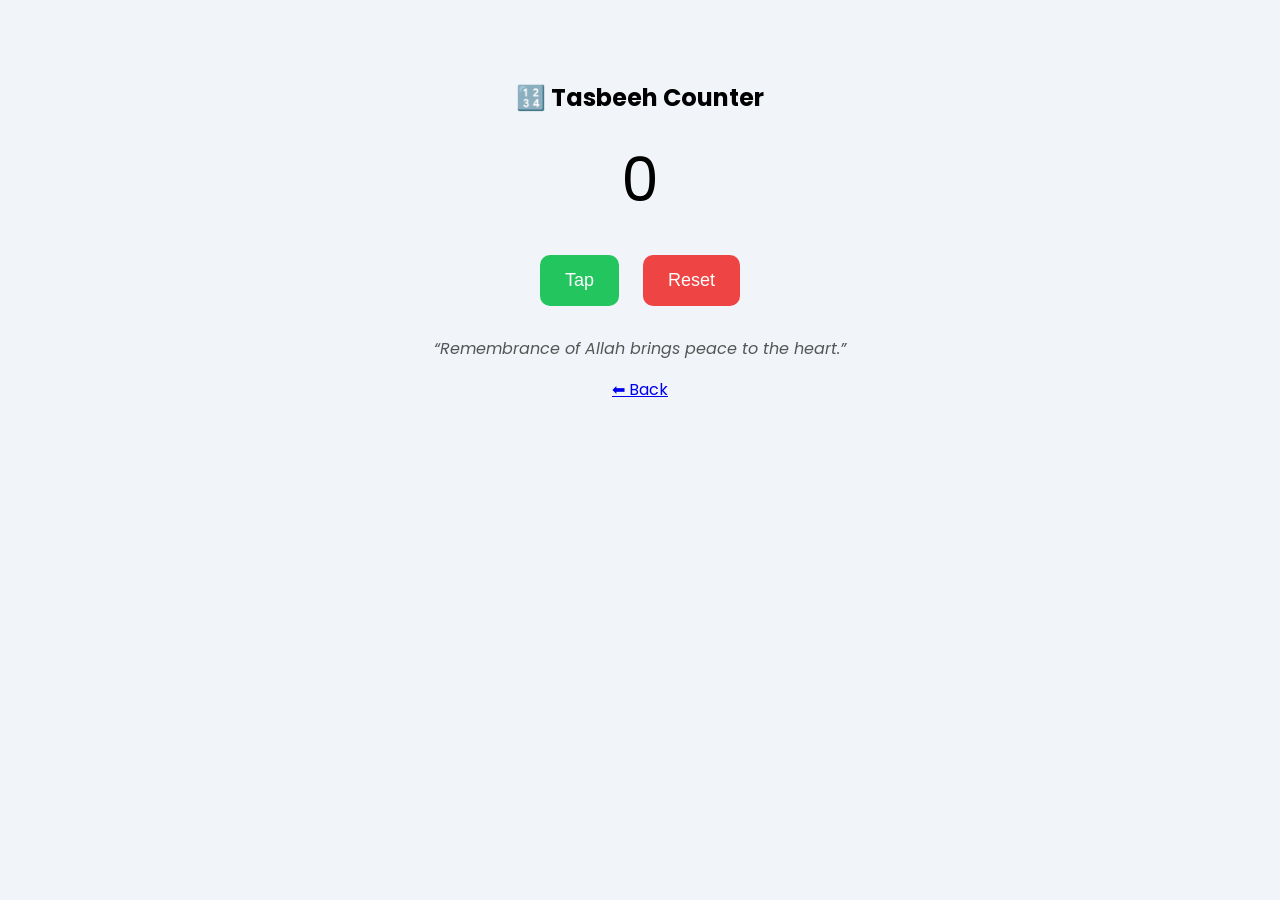
<file: tasbeeh.html>
<!DOCTYPE html>
<html lang="en">
<head>
<meta charset="UTF-8">
<meta name="viewport" content="width=device-width, initial-scale=1.0">
<title>Tasbeeh Counter</title>

<!-- Google Fonts -->
<link href="https://fonts.googleapis.com/css2?family=Poppins:wght@400;600&family=Amiri&display=swap" rel="stylesheet">

<style>
body {
    font-family: 'Poppins', Arial, sans-serif;
    background: #f1f5f9;
    text-align: center;
}

.container {
    margin-top: 80px;
}

.counter {
    font-size: 60px;
    margin: 20px 0;
}

button {
    padding: 15px 25px;
    margin: 10px;
    border: none;
    border-radius: 10px;
    font-size: 18px;
}

.tap {
    background: #22c55e;
    color: white;
}

.reset {
    background: #ef4444;
    color: white;
}
</style>
</head>

<body>

<div class="container">
  <h2>🔢 Tasbeeh Counter</h2>

  <div id="count" class="counter">0</div>

  <button class="tap" onclick="increment()">Tap</button>
  <button class="reset" onclick="reset()">Reset</button>

  <div>
    <div>
  <p style="margin-top:20px; font-style:italic; color:#555;">“Remembrance of Allah brings peace to the heart.”</p>
</div>
  </div>

  <a href="index.html">⬅ Back</a>
</div>

<script>
let count = 0;

function increment() {
  count++;
  document.getElementById("count").innerText = count;
}

function reset() {
  count = 0;
  document.getElementById("count").innerText = count;
}
</script>


</body>
</html>
</file>
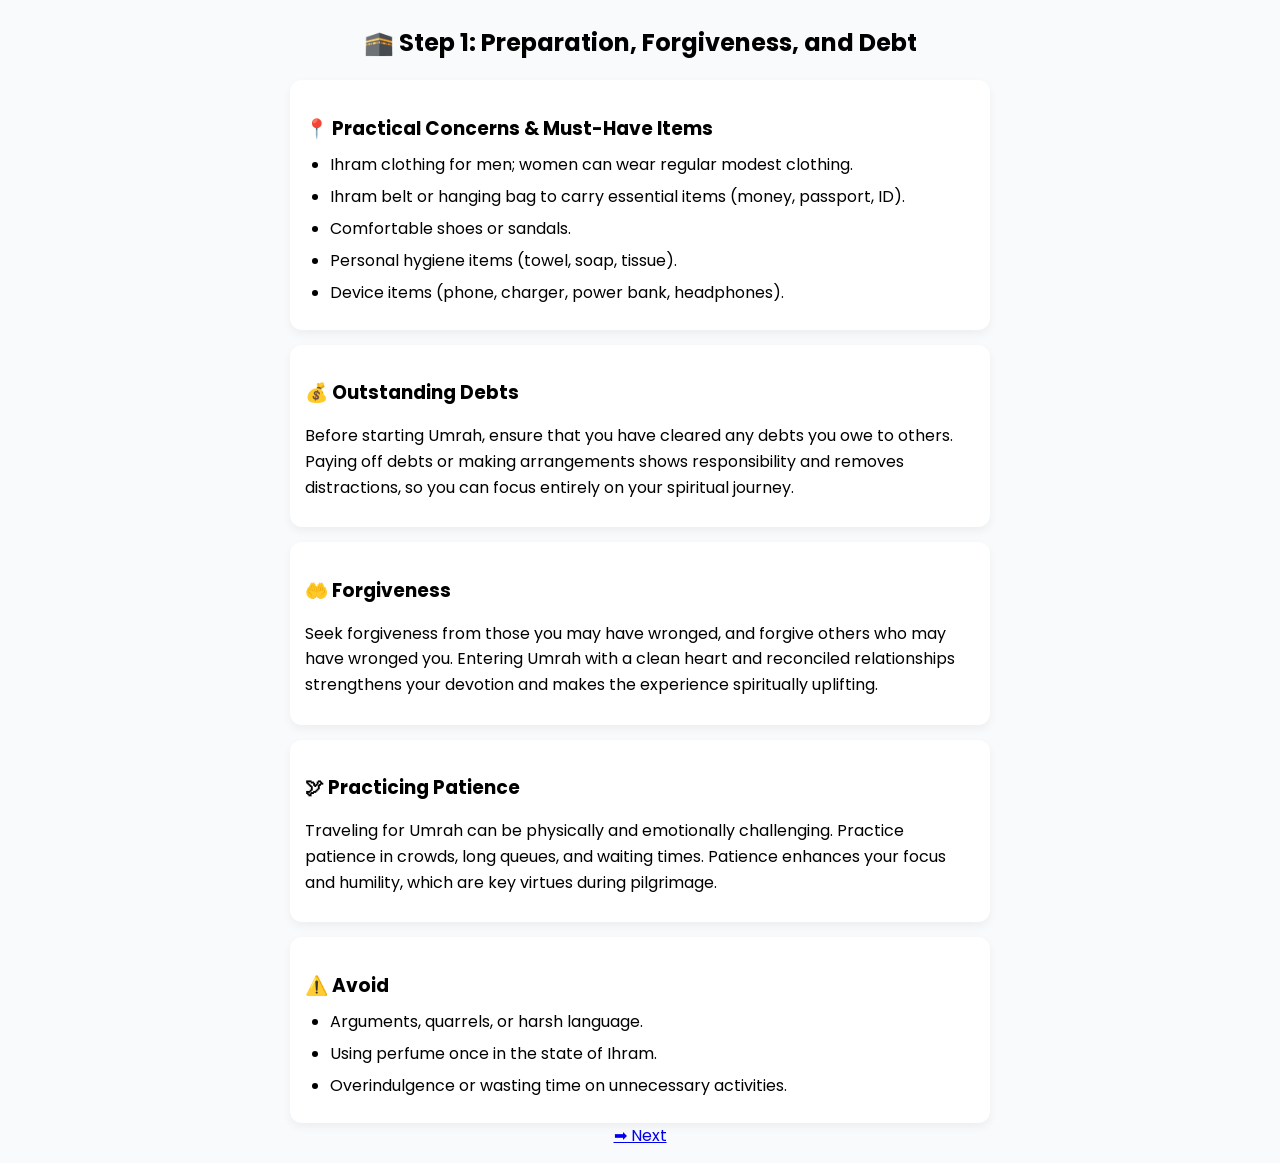
<file: umrah1.html>
<!DOCTYPE html>
<html lang="en">
<head>
<meta charset="UTF-8">
<meta name="viewport" content="width=device-width, initial-scale=1.0">
<title>Preparation, Forgiveness, and Debt</title>

<!-- Google Fonts -->
<link href="https://fonts.googleapis.com/css2?family=Poppins:wght@400;600&family=Amiri&display=swap" rel="stylesheet">

<style>
body {
    font-family: 'Poppins', Arial, sans-serif;
    background: #f8fafc;
    margin: 0;
    text-align: center;
}

.container {
    padding: 15px;
    max-width: 700px;
    margin: auto;
}

/* CARD */
.card {
    background: white;
    padding: 15px;
    border-radius: 12px;
    margin-top: 15px;
    box-shadow: 0 4px 10px rgba(0,0,0,0.05);
    text-align: left;
}

/* HEADINGS */
h2 {
    margin-top: 10px;
}

h3 {
    margin-bottom: 10px;
}

/* LISTS */
ul {
    list-style-type: disc;
    padding-left: 25px;
    margin: 10px 0;
    text-align: left;
}

ul li {
    margin-bottom: 8px;
    line-height: 1.5;
}

/* PARAGRAPHS */
p {
    margin-bottom: 12px;
    line-height: 1.6;
}
</style>
</head>

<body>

<div class="container">

<h2>🕋 Step 1: Preparation, Forgiveness, and Debt</h2>

<!-- PRACTICAL CONCERNS -->
<div class="card">
  <h3>📍 Practical Concerns & Must-Have Items</h3>
  <ul>
    <li>Ihram clothing for men; women can wear regular modest clothing.</li>
    <li>Ihram belt or hanging bag to carry essential items (money, passport, ID).</li>
    <li>Comfortable shoes or sandals.</li>
    <li>Personal hygiene items (towel, soap, tissue).</li>
    <li>Device items (phone, charger, power bank, headphones).</li>
  </ul>
</div>

<!-- OUTSTANDING DEBTS -->
<div class="card">
  <h3>💰 Outstanding Debts</h3>
  <p>
    Before starting Umrah, ensure that you have cleared any debts you owe to others. Paying off debts or making arrangements shows responsibility and removes distractions, so you can focus entirely on your spiritual journey.
  </p>
</div>

<!-- FORGIVENESS -->
<div class="card">
  <h3>🤲 Forgiveness</h3>
  <p>
    Seek forgiveness from those you may have wronged, and forgive others who may have wronged you. Entering Umrah with a clean heart and reconciled relationships strengthens your devotion and makes the experience spiritually uplifting.
  </p>
</div>

<!-- PRACTICING PATIENCE -->
<div class="card">
  <h3>🕊 Practicing Patience</h3>
  <p>
    Traveling for Umrah can be physically and emotionally challenging. Practice patience in crowds, long queues, and waiting times. Patience enhances your focus and humility, which are key virtues during pilgrimage.
  </p>
</div>

<!-- AVOID -->
<div class="card">
  <h3>⚠️ Avoid</h3>
  <ul>
    <li>Arguments, quarrels, or harsh language.</li>
    <li>Using perfume once in the state of Ihram.</li>
    <li>Overindulgence or wasting time on unnecessary activities.</li>
  </ul>
</div>

<a href="umrah2.html">➡ Next</a>

</div>

</body>
</html>
</file>
<file: style.css>
body {
  font-family: Arial, sans-serif;
  background: #f4f6f8;
  margin: 0;
  display: flex;
  justify-content: center;
}

.container {
  width: 350px;
  padding: 10px;
}

h1, h2 {
  text-align: center;
}

.card {
  background: white;
  padding: 15px;
  margin: 10px 0;
  border-radius: 10px;
  box-shadow: 0 2px 8px rgba(0,0,0,0.1);
}

.highlight {
  background: #2ecc71;
  color: white;
  text-align: center;
}

input, select {
  width: 100%;
  padding: 10px;
  margin-top: 8px;
  border-radius: 5px;
  border: 1px solid #ccc;
}

button {
  margin-top: 8px;
  padding: 10px;
  border: none;
  border-radius: 5px;
  background: #3498db;
  color: white;
  cursor: pointer;
  width: 100%;
}

button.secondary {
  background: #95a5a6;
}

button:hover {
  opacity: 0.9;
}

ul {
  list-style: none;
  padding: 0;
}

.card p {
  margin: 5px 0;
}
/* Navbar */
.navbar {
  position: fixed;
  bottom: 0;
  width: 350px;
  display: flex;
  justify-content: space-around;
  background: #ffffff;
  border-top: 1px solid #ddd;
  padding: 10px 0;
}

.navbar a {
  text-decoration: none;
  color: #333;
  font-size: 14px;
  text-align: center;
}

.navbar a:hover {
  color: #3498db;
}
body {
  padding-bottom: 70px;
}
.app {
  max-width: 400px;
  margin: auto;
  position: relative;
  min-height: 100vh;
  padding-bottom: 80px; /* space for navbar */
}

.navbar {
  position: absolute;
  bottom: 0;
  width: 100%;
  background: #fff;
  display: flex;
  justify-content: space-around;
  padding: 10px;
  border-top: 1px solid #ddd;
}
.navbar a {
  text-decoration: none;
  color: #555;
  font-size: 14px;
}

.navbar a:hover {
  color: #3498db;
}
body {
  font-family: Arial, sans-serif;
  background: #f2f4f7;
  margin: 0;
}

.app {
  max-width: 420px;
  margin: auto;
  padding: 15px;
}

/* TOP NAV */
.topnav {
  display: flex;
  justify-content: space-between;
  background: white;
  padding: 10px;
  border-radius: 12px;
  margin-bottom: 15px;
  box-shadow: 0 2px 6px rgba(0,0,0,0.1);
}

.topnav a {
  text-decoration: none;
  color: #555;
  font-size: 13px;
}

.topnav a.active {
  color: #3498db;
  font-weight: bold;
}

/* SECTIONS */
.section {
  background: white;
  padding: 15px;
  border-radius: 12px;
  margin-bottom: 15px;
  box-shadow: 0 2px 6px rgba(0,0,0,0.08);
}

/* BUTTONS */
button {
  width: 100%;
  padding: 10px;
  margin-top: 8px;
  border: none;
  border-radius: 8px;
  background: #3498db;
  color: white;
  font-size: 14px;
}

button.secondary {
  background: #7f8c8d;
}
body {
  font-family: Arial, sans-serif;
  background: #f2f4f7;
  margin: 0;
}

.app {
  max-width: 420px;
  margin: auto;
  padding: 20px;
  text-align: center;
}

.grid {
  display: grid;
  grid-template-columns: repeat(2, 1fr);
  gap: 15px;
  margin-top: 20px;
}

.card {
  background: white;
  padding: 25px 10px;
  border-radius: 15px;
  text-decoration: none;
  color: #333;
  font-size: 16px;
  box-shadow: 0 3px 8px rgba(0,0,0,0.1);
  transition: 0.2s;
}

.card:hover {
  transform: scale(1.05);
  background: #f0f8ff;
}
.prayer {
  display: flex;
  justify-content: space-between;
  padding: 8px 0;
  border-bottom: 1px solid #eee;
}
.prayer-quote {
  margin: 10px 0;
  font-style: italic;
  color: #555;
  text-align: center;
}
.menu-container {
  position: absolute;
  top: 10px;
  right: 15px;
}

.menu-icon {
  font-size: 24px;
  cursor: pointer;
}

.menu {
  display: none;
  position: absolute;
  right: 0;
  background: white;
  box-shadow: 0px 4px 8px rgba(0,0,0,0.2);
  border-radius: 8px;
  overflow: hidden;
  min-width: 140px;
  z-index: 100;
}

.menu a {
  display: block;
  padding: 10px;
  text-decoration: none;
  color: black;
}

.menu a:hover {
  background: #f0f0f0;
}
/* MODAL BACKGROUND */
.modal {
  display: none;
  position: fixed;
  z-index: 200;
  left: 0;
  top: 0;
  width: 100%;
  height: 100%;
  background: rgba(0,0,0,0.5);
}

/* MODAL BOX */
.modal-content {
  background: white;
  margin: 15% auto;
  padding: 20px;
  width: 80%;
  border-radius: 10px;
}

/* CLOSE BUTTON */
.close {
  float: right;
  font-size: 20px;
  cursor: pointer;
}
/* DARK MODE */
body.dark {
  background: #121212;
  color: white;
}

body.dark .card {
  background: #1e1e1e;
  color: white;
}

body.dark .modal-content {
  background: #1e1e1e;
  color: white;
}

.settings {
  text-align: left;
}

.setting-group {
  margin: 15px 0;
}

.setting-group h4 {
  margin-bottom: 8px;
  color: #555;
}

.setting-item {
  display: flex;
  justify-content: space-between;
  margin: 8px 0;
}

.setting-link {
  padding: 8px;
  cursor: pointer;
  color: #007bff;
}

.setting-link:hover {
  text-decoration: underline;
}
.setting-title {
  background: #eee;
  padding: 10px;
  margin-top: 10px;
  cursor: pointer;
  border-radius: 6px;
}

.setting-content {
  display: none;
  padding: 10px;
  border-left: 3px solid #ccc;
}

.reminder-item {
  display: flex;
  justify-content: space-between;
  margin: 8px 0;
}
</file>
<file: PRAYERAPP/style.css>
body {
  font-family: Arial, sans-serif;
  background: #f4f6f8;
  margin: 0;
  display: flex;
  justify-content: center;
}

.container {
  width: 350px;
  padding: 10px;
}

h1, h2 {
  text-align: center;
}

.card {
  background: white;
  padding: 15px;
  margin: 10px 0;
  border-radius: 10px;
  box-shadow: 0 2px 8px rgba(0,0,0,0.1);
}

.highlight {
  background: #2ecc71;
  color: white;
  text-align: center;
}

input, select {
  width: 100%;
  padding: 10px;
  margin-top: 8px;
  border-radius: 5px;
  border: 1px solid #ccc;
}

button {
  margin-top: 8px;
  padding: 10px;
  border: none;
  border-radius: 5px;
  background: #3498db;
  color: white;
  cursor: pointer;
  width: 100%;
}

button.secondary {
  background: #95a5a6;
}

button:hover {
  opacity: 0.9;
}

ul {
  list-style: none;
  padding: 0;
}

.card p {
  margin: 5px 0;
}
/* Navbar */
.navbar {
  position: fixed;
  bottom: 0;
  width: 350px;
  display: flex;
  justify-content: space-around;
  background: #ffffff;
  border-top: 1px solid #ddd;
  padding: 10px 0;
}

.navbar a {
  text-decoration: none;
  color: #333;
  font-size: 14px;
  text-align: center;
}

.navbar a:hover {
  color: #3498db;
}
body {
  padding-bottom: 70px;
}
.app {
  max-width: 400px;
  margin: auto;
  position: relative;
  min-height: 100vh;
  padding-bottom: 80px; /* space for navbar */
}

.navbar {
  position: absolute;
  bottom: 0;
  width: 100%;
  background: #fff;
  display: flex;
  justify-content: space-around;
  padding: 10px;
  border-top: 1px solid #ddd;
}
.navbar a {
  text-decoration: none;
  color: #555;
  font-size: 14px;
}

.navbar a:hover {
  color: #3498db;
}
body {
  font-family: Arial, sans-serif;
  background: #f2f4f7;
  margin: 0;
}

.app {
  max-width: 420px;
  margin: auto;
  padding: 15px;
}

/* TOP NAV */
.topnav {
  display: flex;
  justify-content: space-between;
  background: white;
  padding: 10px;
  border-radius: 12px;
  margin-bottom: 15px;
  box-shadow: 0 2px 6px rgba(0,0,0,0.1);
}

.topnav a {
  text-decoration: none;
  color: #555;
  font-size: 13px;
}

.topnav a.active {
  color: #3498db;
  font-weight: bold;
}

/* SECTIONS */
.section {
  background: white;
  padding: 15px;
  border-radius: 12px;
  margin-bottom: 15px;
  box-shadow: 0 2px 6px rgba(0,0,0,0.08);
}

/* BUTTONS */
button {
  width: 100%;
  padding: 10px;
  margin-top: 8px;
  border: none;
  border-radius: 8px;
  background: #3498db;
  color: white;
  font-size: 14px;
}

button.secondary {
  background: #7f8c8d;
}
body {
  font-family: Arial, sans-serif;
  background: #f2f4f7;
  margin: 0;
}

.app {
  max-width: 420px;
  margin: auto;
  padding: 20px;
  text-align: center;
}

.grid {
  display: grid;
  grid-template-columns: repeat(2, 1fr);
  gap: 15px;
  margin-top: 20px;
}

.card {
  background: white;
  padding: 25px 10px;
  border-radius: 15px;
  text-decoration: none;
  color: #333;
  font-size: 16px;
  box-shadow: 0 3px 8px rgba(0,0,0,0.1);
  transition: 0.2s;
}

.card:hover {
  transform: scale(1.05);
  background: #f0f8ff;
}
.prayer {
  display: flex;
  justify-content: space-between;
  padding: 8px 0;
  border-bottom: 1px solid #eee;
}
.prayer-quote {
  margin: 10px 0;
  font-style: italic;
  color: #555;
  text-align: center;
}
.menu-container {
  position: absolute;
  top: 10px;
  right: 15px;
}

.menu-icon {
  font-size: 24px;
  cursor: pointer;
}

.menu {
  display: none;
  position: absolute;
  right: 0;
  background: white;
  box-shadow: 0px 4px 8px rgba(0,0,0,0.2);
  border-radius: 8px;
  overflow: hidden;
  min-width: 140px;
  z-index: 100;
}

.menu a {
  display: block;
  padding: 10px;
  text-decoration: none;
  color: black;
}

.menu a:hover {
  background: #f0f0f0;
}
/* MODAL BACKGROUND */
.modal {
  display: none;
  position: fixed;
  z-index: 200;
  left: 0;
  top: 0;
  width: 100%;
  height: 100%;
  background: rgba(0,0,0,0.5);
}

/* MODAL BOX */
.modal-content {
  background: white;
  margin: 15% auto;
  padding: 20px;
  width: 80%;
  border-radius: 10px;
}

/* CLOSE BUTTON */
.close {
  float: right;
  font-size: 20px;
  cursor: pointer;
}
/* DARK MODE */
body.dark {
  background: #121212;
  color: white;
}

body.dark .card {
  background: #1e1e1e;
  color: white;
}

body.dark .modal-content {
  background: #1e1e1e;
  color: white;
}

.settings {
  text-align: left;
}

.setting-group {
  margin: 15px 0;
}

.setting-group h4 {
  margin-bottom: 8px;
  color: #555;
}

.setting-item {
  display: flex;
  justify-content: space-between;
  margin: 8px 0;
}

.setting-link {
  padding: 8px;
  cursor: pointer;
  color: #007bff;
}

.setting-link:hover {
  text-decoration: underline;
}
.setting-title {
  background: #eee;
  padding: 10px;
  margin-top: 10px;
  cursor: pointer;
  border-radius: 6px;
}

.setting-content {
  display: none;
  padding: 10px;
  border-left: 3px solid #ccc;
}

.reminder-item {
  display: flex;
  justify-content: space-between;
  margin: 8px 0;
}
</file>
